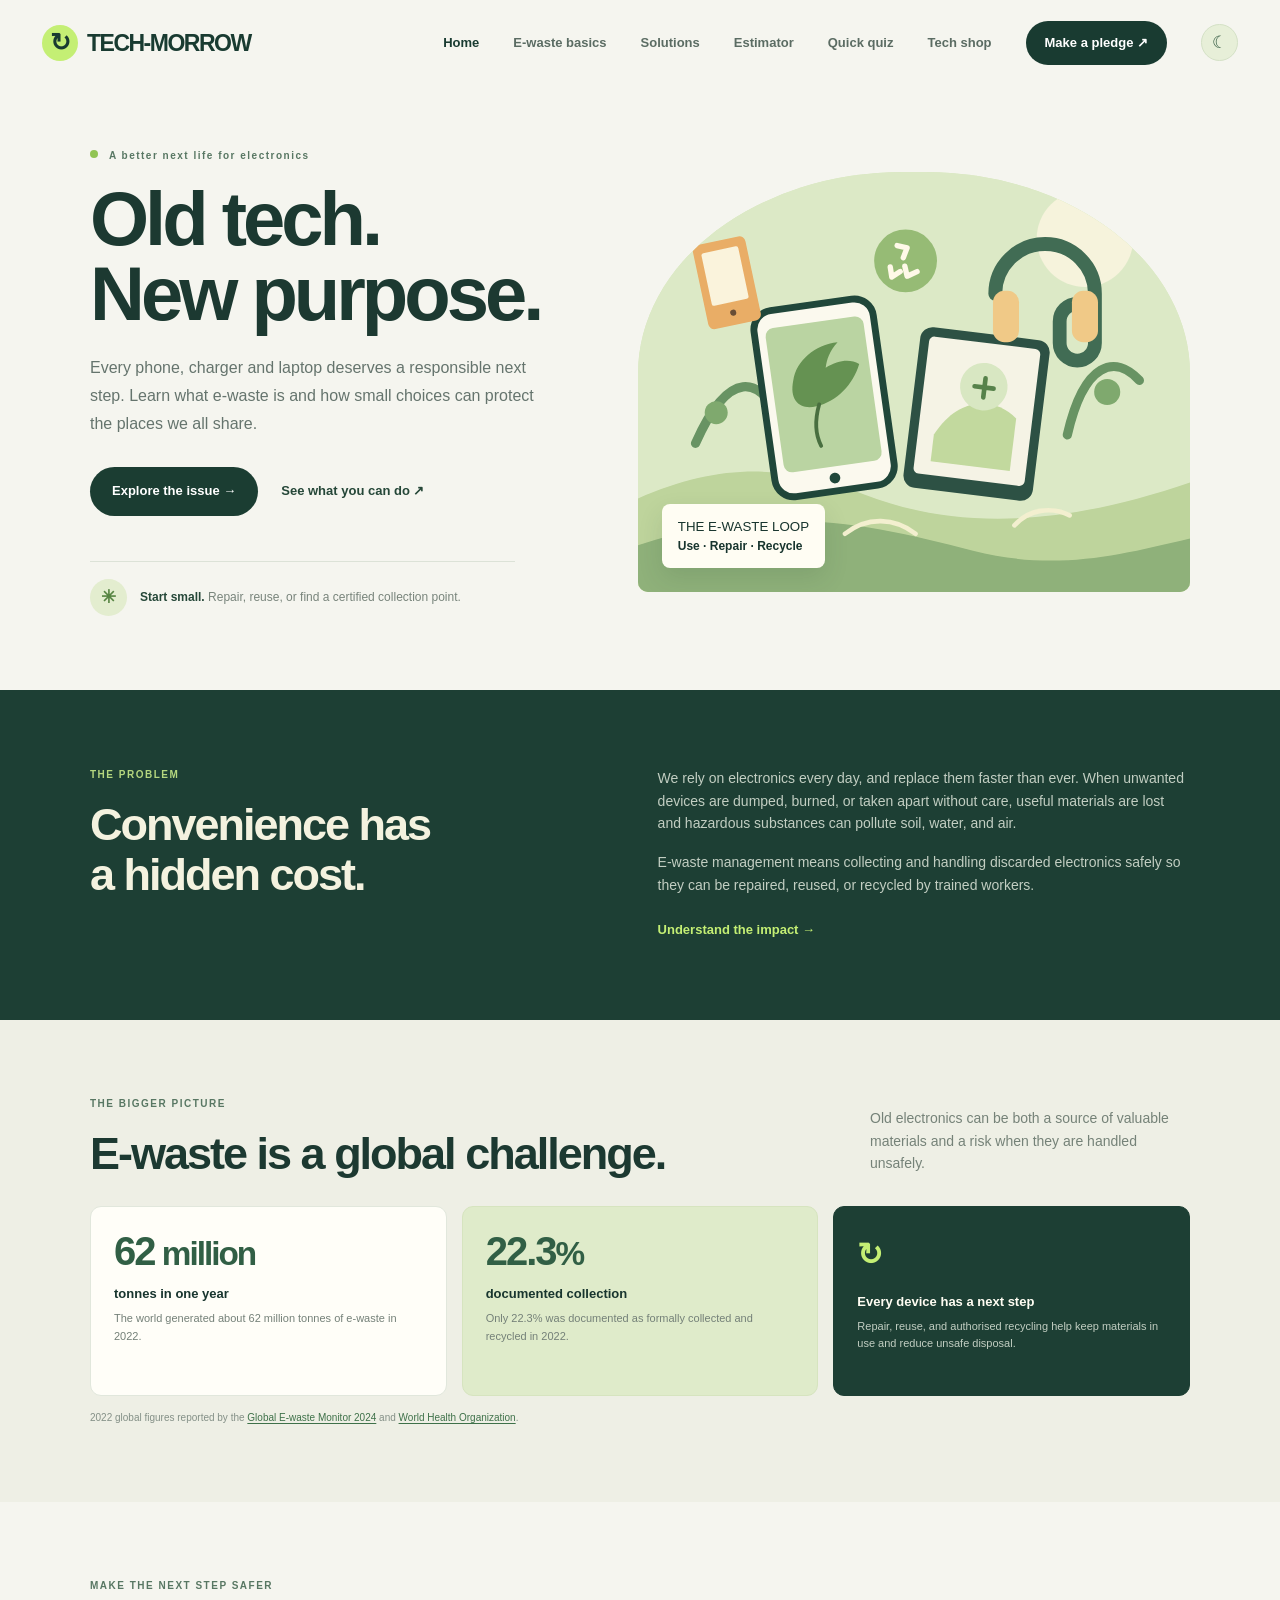
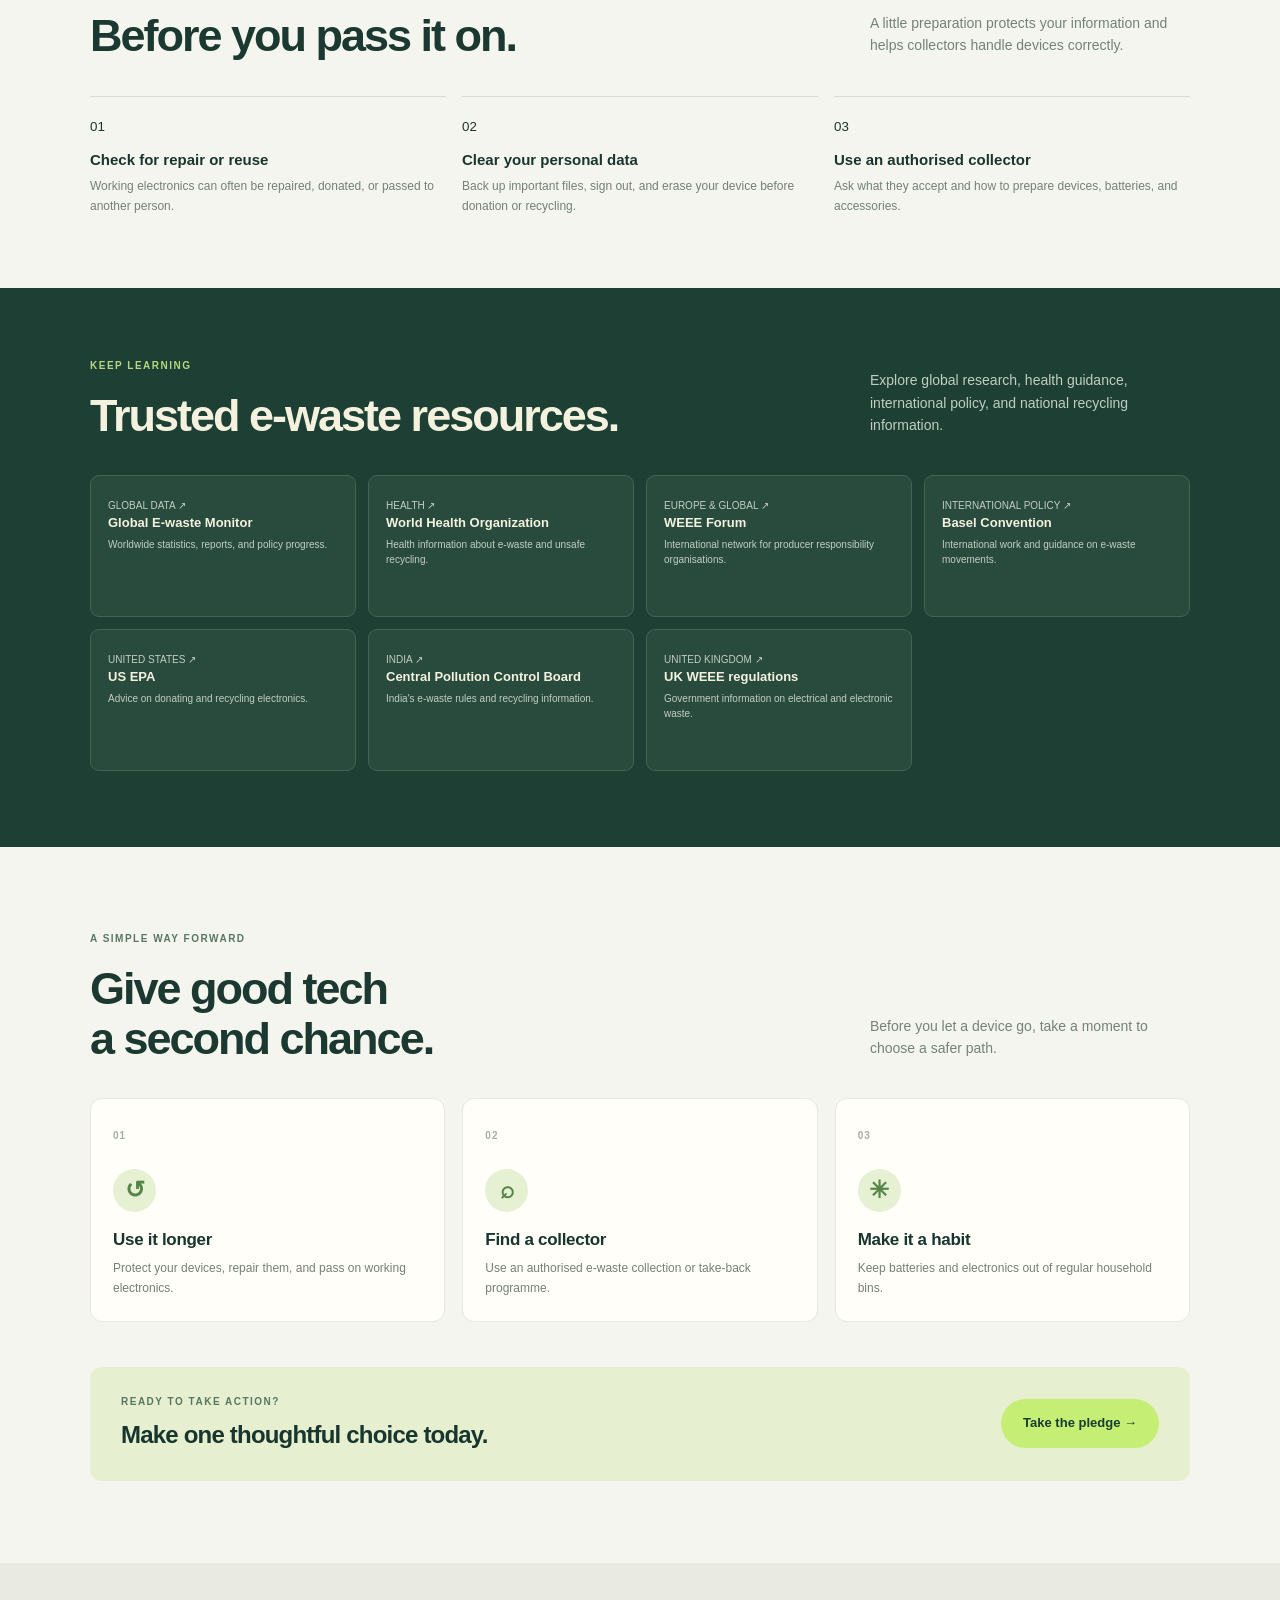
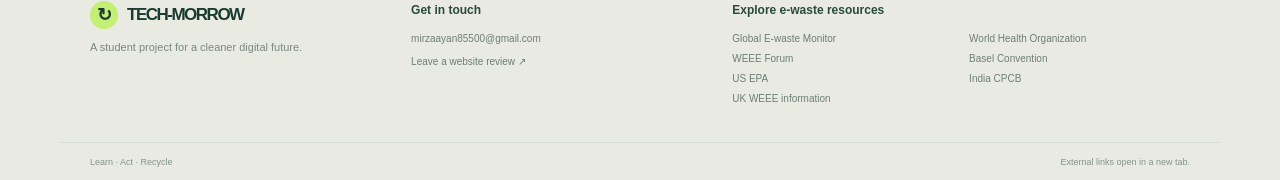
<file: index.html>
<!DOCTYPE html>
<html lang="en">
<head>
  <meta charset="UTF-8">
  <meta name="viewport" content="width=device-width, initial-scale=1.0">
  <meta name="description" content="A beginner-friendly guide to understanding and managing electronic waste.">
  <title>TECH-MORROW | E-waste, handled better</title>
  <link rel="stylesheet" href="style.css">
</head>
<body>
  <section id="google_translate_element" aria-label="Language selection"></section>

<script>
function googleTranslateElementInit() {
    new google.translate.TranslateElement({
        pageLanguage: 'en',
        includedLanguages: 'en,hi,te,pa,ta',
        autoDisplay: false
    }, 'google_translate_element');
}
</script>

<script src="https://translate.google.com/translate_a/element.js?cb=googleTranslateElementInit"></script>
  <header class="site-header">
    <a class="brand" href="index.html" aria-label="TECH-MORROW home"><b class="brand-mark" aria-hidden="true">↻</b> TECH-MORROW</a>
    <nav class="main-nav" aria-label="Main navigation">
      <a class="current" href="index.html" aria-current="page">Home</a>
      <a href="types.html">E-waste basics</a>
      <a href="solutions.html">Solutions</a>
      <a href="estimator.html">Estimator</a>
      <a href="quiz.html">Quick quiz</a>
      <a href="tech_shop.html">Tech shop</a>
      <a class="nav-cta" href="pledge.html">Make a pledge ↗</a>
    <section class="nav-tools" aria-label="Appearance settings">
        <button class="theme-toggle" id="theme-toggle" type="button" aria-label="Switch to dark mode" title="Switch to dark mode">◐</button>
      </section>
      </nav>
  </header>

  <main>
    <section class="hero wrap">
      <section class="hero-copy">
        <p class="eyebrow"><b class="dot" aria-hidden="true"></b> A better next life for electronics</p>
        <h1>Old tech.<br><strong>New purpose.</strong></h1>
        <p class="hero-intro">Every phone, charger and laptop deserves a responsible next step. Learn what e-waste is and how small choices can protect the places we all share.</p>
        <nav class="hero-actions" aria-label="Hero actions">
          <a class="button button-dark" href="types.html">Explore the issue →</a>
          <a class="text-link" href="solutions.html">See what you can do ↗</a>
        </nav>
        <aside class="hero-note"><b class="note-icon" aria-hidden="true">✳</b><p><strong>Start small.</strong> Repair, reuse, or find a certified collection point.</p></aside>
      </section>
      <figure class="hero-art">
        <img src="assets/hero-electronics.svg" alt="Illustration of a phone, headphones, tablet and a green recycling symbol">
        <figcaption class="art-label"><small>THE E-WASTE LOOP</small><strong>Use · Repair · Recycle</strong></figcaption>
      </figure>
    </section>

    <section class="problem-section">
      <section class="wrap problem-grid">
        <header>
          <p class="eyebrow eyebrow-light">THE PROBLEM</p>
          <h2>Convenience has<br>a hidden cost.</h2>
        </header>
        <section class="problem-copy" aria-label="How discarded electronics affect people and the environment">
          <p>We rely on electronics every day, and replace them faster than ever. When unwanted devices are dumped, burned, or taken apart without care, useful materials are lost and hazardous substances can pollute soil, water, and air.</p>
          <p>E-waste management means collecting and handling discarded electronics safely so they can be repaired, reused, or recycled by trained workers.</p>
          <a class="light-link" href="types.html">Understand the impact →</a>
        </section>
      </section>
    </section>


<section class="global-snapshot">
  <section class="wrap">
    <header class="section-heading snapshot-heading">
      <section><p class="eyebrow">THE BIGGER PICTURE</p><h2>E-waste is a global challenge.</h2></section>
      <p>Old electronics can be both a source of valuable materials and a risk when they are handled unsafely.</p>
    </header>
    <section class="stat-grid" aria-label="Global e-waste figures">
      <article class="stat-card"><strong class="stat-number">62<small> million</small></strong><h3>tonnes in one year</h3><p>The world generated about 62 million tonnes of e-waste in 2022.</p></article>
      <article class="stat-card stat-card-green"><strong class="stat-number">22.3<small>%</small></strong><h3>documented collection</h3><p>Only 22.3% was documented as formally collected and recycled in 2022.</p></article>
      <article class="stat-card stat-card-dark"><b class="stat-icon" aria-hidden="true">↻</b><h3>Every device has a next step</h3><p>Repair, reuse, and authorised recycling help keep materials in use and reduce unsafe disposal.</p></article>
    </section>
    <p class="stat-source">2022 global figures reported by the <a href="https://globalewaste.org/" target="_blank" rel="noopener noreferrer">Global E-waste Monitor 2024</a> and <a href="https://www.who.int/news-room/fact-sheets/detail/electronic-waste-%28e-waste%29" target="_blank" rel="noopener noreferrer">World Health Organization</a>.</p>
  </section>
</section>

<section class="home-guide wrap">
  <header class="section-heading">
    <section><p class="eyebrow">MAKE THE NEXT STEP SAFER</p><h2>Before you pass it on.</h2></section>
    <p>A little preparation protects your information and helps collectors handle devices correctly.</p>
  </header>
  <section class="guide-grid" aria-label="Steps before passing on a device">
    <article><small>01</small><h3>Check for repair or reuse</h3><p>Working electronics can often be repaired, donated, or passed to another person.</p></article>
    <article><small>02</small><h3>Clear your personal data</h3><p>Back up important files, sign out, and erase your device before donation or recycling.</p></article>
    <article><small>03</small><h3>Use an authorised collector</h3><p>Ask what they accept and how to prepare devices, batteries, and accessories.</p></article>
  </section>
</section>

<section class="resource-section">
  <section class="wrap">
    <header class="section-heading">
      <section><p class="eyebrow eyebrow-light">KEEP LEARNING</p><h2>Trusted e-waste resources.</h2></section>
      <p>Explore global research, health guidance, international policy, and national recycling information.</p>
    </header>
    <nav class="resource-grid" aria-label="Trusted e-waste resources">
      <a class="resource-card" href="https://globalewaste.org/" target="_blank" rel="noopener noreferrer"><small>GLOBAL DATA ↗</small><strong>Global E-waste Monitor</strong><small>Worldwide statistics, reports, and policy progress.</small></a>
      <a class="resource-card" href="https://www.who.int/news-room/fact-sheets/detail/electronic-waste-%28e-waste%29" target="_blank" rel="noopener noreferrer"><small>HEALTH ↗</small><strong>World Health Organization</strong><small>Health information about e-waste and unsafe recycling.</small></a>
      <a class="resource-card" href="https://weee-forum.org/" target="_blank" rel="noopener noreferrer"><small>EUROPE & GLOBAL ↗</small><strong>WEEE Forum</strong><small>International network for producer responsibility organisations.</small></a>
      <a class="resource-card" href="https://www.basel.int/Implementation/Overview/tabid/4063/Default.aspx" target="_blank" rel="noopener noreferrer"><small>INTERNATIONAL POLICY ↗</small><strong>Basel Convention</strong><small>International work and guidance on e-waste movements.</small></a>
      <a class="resource-card" href="https://www.epa.gov/recycle/electronics-donation-and-recycling" target="_blank" rel="noopener noreferrer"><small>UNITED STATES ↗</small><strong>US EPA</strong><small>Advice on donating and recycling electronics.</small></a>
      <a class="resource-card" href="https://cpcb.gov.in/e-waste/" target="_blank" rel="noopener noreferrer"><small>INDIA ↗</small><strong>Central Pollution Control Board</strong><small>India's e-waste rules and recycling information.</small></a>
      <a class="resource-card" href="https://www.gov.uk/guidance/regulations-waste-electrical-and-electronic-equipment" target="_blank" rel="noopener noreferrer"><small>UNITED KINGDOM ↗</small><strong>UK WEEE regulations</strong><small>Government information on electrical and electronic waste.</small></a>
    </nav>
  </section>
</section>

    <section class="path-section wrap">
      <header class="section-heading">
        <section><p class="eyebrow">A SIMPLE WAY FORWARD</p><h2>Give good tech<br>a second chance.</h2></section>
        <p>Before you let a device go, take a moment to choose a safer path.</p>
      </header>
      <section class="path-cards" aria-label="Ways to give technology a second life">
        <article class="path-card"><strong class="card-number">01</strong><b class="card-icon" aria-hidden="true">↺</b><h3>Use it longer</h3><p>Protect your devices, repair them, and pass on working electronics.</p></article>
        <article class="path-card"><strong class="card-number">02</strong><b class="card-icon" aria-hidden="true">⌕</b><h3>Find a collector</h3><p>Use an authorised e-waste collection or take-back programme.</p></article>
        <article class="path-card"><strong class="card-number">03</strong><b class="card-icon" aria-hidden="true">✳</b><h3>Make it a habit</h3><p>Keep batteries and electronics out of regular household bins.</p></article>
      </section>
      <aside class="closing-banner"><section><p class="eyebrow">READY TO TAKE ACTION?</p><h2>Make one thoughtful choice today.</h2></section><a class="button button-lime" href="pledge.html">Take the pledge →</a></aside>
    </section>
  </main>

  <footer class="site-footer">
    <section class="wrap footer-content" aria-label="Site information">
      <section class="footer-brand" aria-label="About TECH-MORROW"><a class="brand brand-footer" href="index.html"><b class="brand-mark" aria-hidden="true">↻</b> TECH-MORROW</a><p>A student project for a cleaner digital future.</p></section>
      <section class="footer-contact"><h2>Get in touch</h2><a href="mailto:mirzaayan85500@gmail.com">mirzaayan85500@gmail.com</a><a href="review.html">Leave a website review ↗</a></section>
      <section class="footer-resources" aria-label="Explore e-waste resources"><h2>Explore e-waste resources</h2><nav class="footer-link-grid" aria-label="External e-waste resources"><a href="https://globalewaste.org/" target="_blank" rel="noopener noreferrer">Global E-waste Monitor</a><a href="https://www.who.int/news-room/fact-sheets/detail/electronic-waste-%28e-waste%29" target="_blank" rel="noopener noreferrer">World Health Organization</a><a href="https://weee-forum.org/" target="_blank" rel="noopener noreferrer">WEEE Forum</a><a href="https://www.basel.int/Implementation/Overview/tabid/4063/Default.aspx" target="_blank" rel="noopener noreferrer">Basel Convention</a><a href="https://www.epa.gov/recycle/electronics-donation-and-recycling" target="_blank" rel="noopener noreferrer">US EPA</a><a href="https://cpcb.gov.in/e-waste/" target="_blank" rel="noopener noreferrer">India CPCB</a><a href="https://www.gov.uk/guidance/regulations-waste-electrical-and-electronic-equipment" target="_blank" rel="noopener noreferrer">UK WEEE information</a></nav></section>
    </section>
    <section class="wrap footer-bottom" aria-label="Footer notes"><p>Learn · Act · Recycle</p><p>External links open in a new tab.</p></section>
  </footer>
  <script src="site.js"></script>
</body>
</html>
</file>
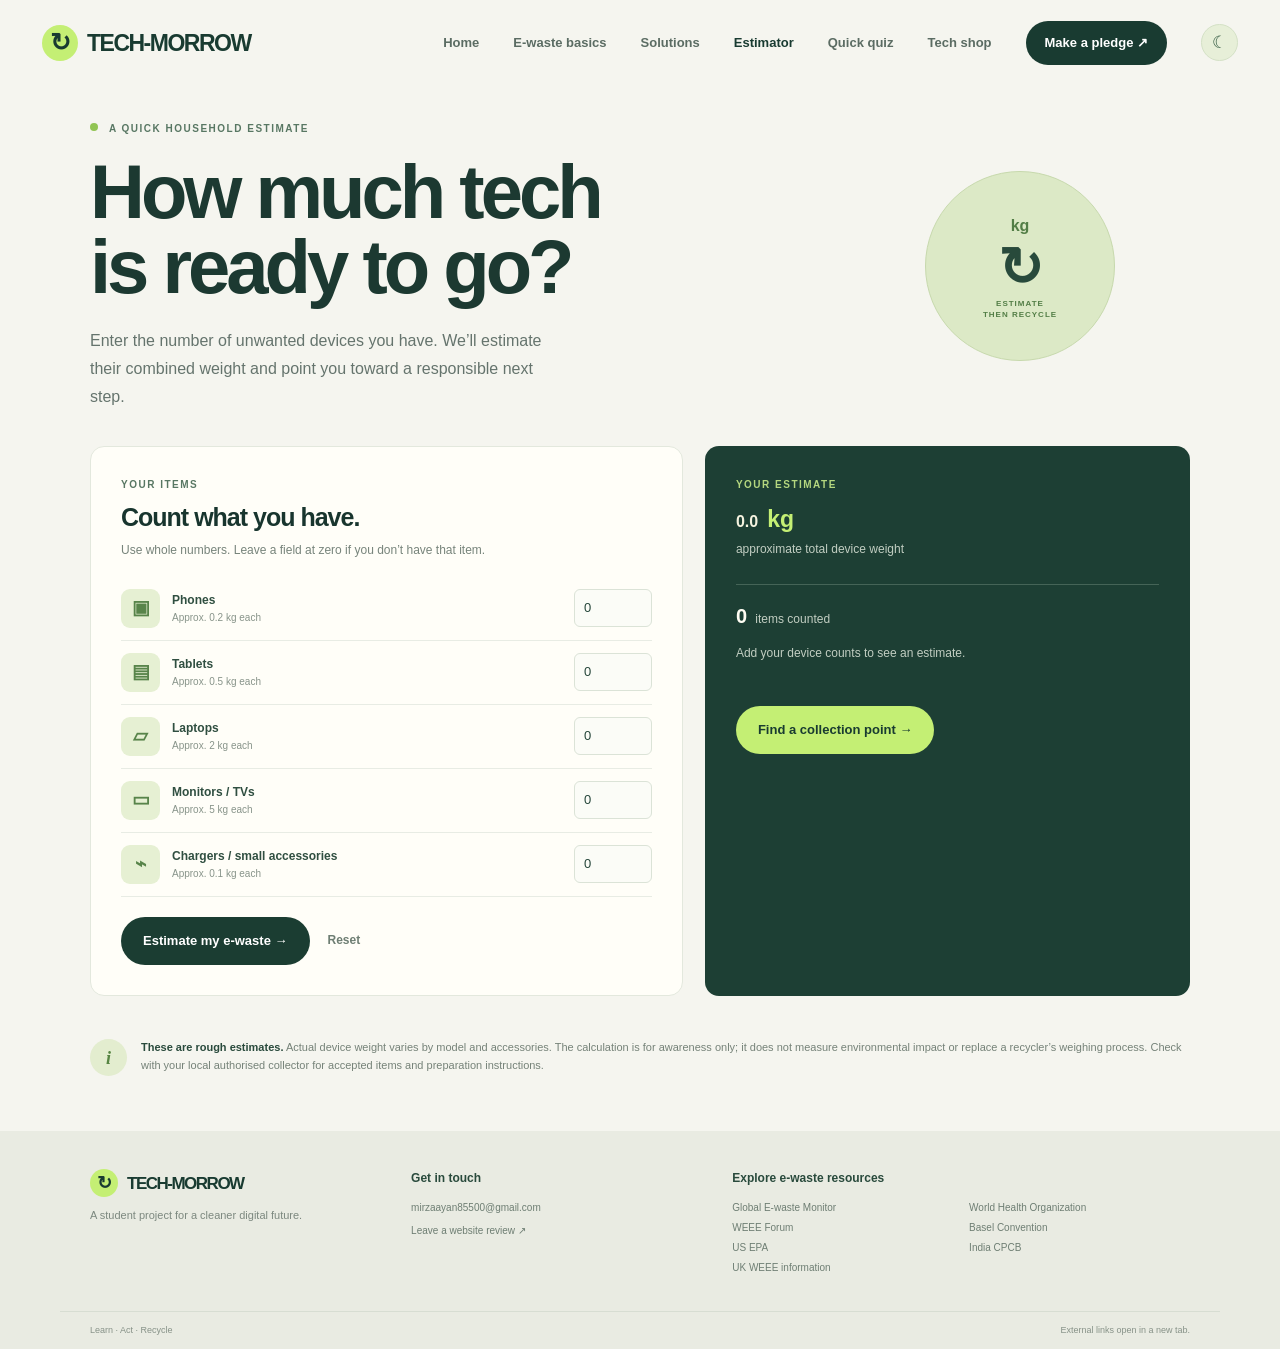
<file: estimator.html>
<!DOCTYPE html>
<html lang="en">
<head>
  <meta charset="UTF-8">
  <meta name="viewport" content="width=device-width, initial-scale=1.0">
  <meta name="description" content="Estimate the approximate weight of your household's unwanted electronics.">
  <title>E-waste estimator | TECH-MORROW</title>
  <link rel="stylesheet" href="style.css">
</head>
<body>
  <header class="site-header">
    <a class="brand" href="index.html"><b class="brand-mark" aria-hidden="true">↻</b> TECH-MORROW</a>
    <nav class="main-nav" aria-label="Main navigation">
      <a href="index.html">Home</a>
      <a href="types.html">E-waste basics</a>
      <a href="solutions.html">Solutions</a>
      <a class="current" href="estimator.html" aria-current="page">Estimator</a>
      <a href="quiz.html">Quick quiz</a>
      <a href="tech_shop.html">Tech shop</a>
      <a class="nav-cta" href="pledge.html">Make a pledge ↗</a>
    <section class="nav-tools" aria-label="Appearance settings">
        <button class="theme-toggle" id="theme-toggle" type="button" aria-label="Switch to dark mode" title="Switch to dark mode">◐</button>
      </section>
      </nav>
  </header>
  <main>
    <section class="estimator-hero wrap">
      <div>
        <p class="eyebrow"><b class="dot" aria-hidden="true"></b> A QUICK HOUSEHOLD ESTIMATE</p>
        <h1>How much tech<br>is <strong>ready to go?</strong></h1>
        <p class="hero-intro">Enter the number of unwanted devices you have. We’ll estimate their combined weight and point you toward a responsible next step.</p>
      </div>
      <figure class="estimator-hero-mark" aria-hidden="true"><b class="estimator-mark-unit">kg</b><strong>↻</strong><small>ESTIMATE<br>THEN RECYCLE</small></figure>
    </section>
    <section class="estimator-layout wrap">
      <section class="estimator-form-panel">
        <p class="eyebrow">YOUR ITEMS</p>
        <h2>Count what you have.</h2>
        <p class="estimator-intro">Use whole numbers. Leave a field at zero if you don’t have that item.</p>
        <form id="estimator-form">
          <div class="device-row"><label for="phones"><b class="device-icon" aria-hidden="true">▣</b><small><strong>Phones</strong><br>Approx. 0.2 kg each</small></label><input id="phones" name="phones" type="number" min="0" max="999" step="1" value="0" inputmode="numeric"></div>
          <div class="device-row"><label for="tablets"><b class="device-icon" aria-hidden="true">▤</b><small><strong>Tablets</strong><br>Approx. 0.5 kg each</small></label><input id="tablets" name="tablets" type="number" min="0" max="999" step="1" value="0" inputmode="numeric"></div>
          <div class="device-row"><label for="laptops"><b class="device-icon" aria-hidden="true">▱</b><small><strong>Laptops</strong><br>Approx. 2 kg each</small></label><input id="laptops" name="laptops" type="number" min="0" max="999" step="1" value="0" inputmode="numeric"></div>
          <div class="device-row"><label for="monitors"><b class="device-icon" aria-hidden="true">▭</b><small><strong>Monitors / TVs</strong><br>Approx. 5 kg each</small></label><input id="monitors" name="monitors" type="number" min="0" max="999" step="1" value="0" inputmode="numeric"></div>
          <div class="device-row"><label for="accessories"><b class="device-icon" aria-hidden="true">⌁</b><small><strong>Chargers / small accessories</strong><br>Approx. 0.1 kg each</small></label><input id="accessories" name="accessories" type="number" min="0" max="999" step="1" value="0" inputmode="numeric"></div>
          <p class="estimator-actions"><button class="button button-dark" type="submit">Estimate my e-waste →</button><button class="reset-button" id="reset-estimate" type="reset">Reset</button></p>
        </form>
      </section>
      <aside class="estimate-result" aria-live="polite" aria-atomic="true">
        <p class="eyebrow eyebrow-light">YOUR ESTIMATE</p>
        <output class="estimate-number"><strong id="estimate-weight">0.0</strong><small class="estimate-unit">kg</small></output>
        <p class="result-caption">approximate total device weight</p>
        <div class="result-divider"></div>
        <p class="result-count"><strong id="estimate-count">0</strong> items counted</p>
        <p class="result-message" id="result-message">Add your device counts to see an estimate.</p>
        <a class="button button-lime" href="pledge.html">Find a collection point →</a>
      </aside>
    </section>
    <section class="estimator-note wrap">
      <b class="note-icon" aria-hidden="true">i</b>
      <p><strong>These are rough estimates.</strong> Actual device weight varies by model and accessories. The calculation is for awareness only; it does not measure environmental impact or replace a recycler’s weighing process. Check with your local authorised collector for accepted items and preparation instructions.</p>
    </section>
  </main>
  <footer class="site-footer">
    <section class="wrap footer-content" aria-label="Site information">
      <section class="footer-brand" aria-label="About TECH-MORROW"><a class="brand brand-footer" href="index.html"><b class="brand-mark" aria-hidden="true">↻</b> TECH-MORROW</a><p>A student project for a cleaner digital future.</p></section>
      <section class="footer-contact"><h2>Get in touch</h2><a href="mailto:mirzaayan85500@gmail.com">mirzaayan85500@gmail.com</a><a href="review.html">Leave a website review ↗</a></section>
      <section class="footer-resources" aria-label="Explore e-waste resources"><h2>Explore e-waste resources</h2><nav class="footer-link-grid" aria-label="External e-waste resources"><a href="https://globalewaste.org/" target="_blank" rel="noopener noreferrer">Global E-waste Monitor</a><a href="https://www.who.int/news-room/fact-sheets/detail/electronic-waste-%28e-waste%29" target="_blank" rel="noopener noreferrer">World Health Organization</a><a href="https://weee-forum.org/" target="_blank" rel="noopener noreferrer">WEEE Forum</a><a href="https://www.basel.int/Implementation/Overview/tabid/4063/Default.aspx" target="_blank" rel="noopener noreferrer">Basel Convention</a><a href="https://www.epa.gov/recycle/electronics-donation-and-recycling" target="_blank" rel="noopener noreferrer">US EPA</a><a href="https://cpcb.gov.in/e-waste/" target="_blank" rel="noopener noreferrer">India CPCB</a><a href="https://www.gov.uk/guidance/regulations-waste-electrical-and-electronic-equipment" target="_blank" rel="noopener noreferrer">UK WEEE information</a></nav></section>
    </section>
    <section class="wrap footer-bottom" aria-label="Footer notes"><p>Learn · Act · Recycle</p><p>External links open in a new tab.</p></section>
  </footer>
  <script src="estimator.js"></script>
  <script src="site.js"></script>
</body>
</html>
</file>
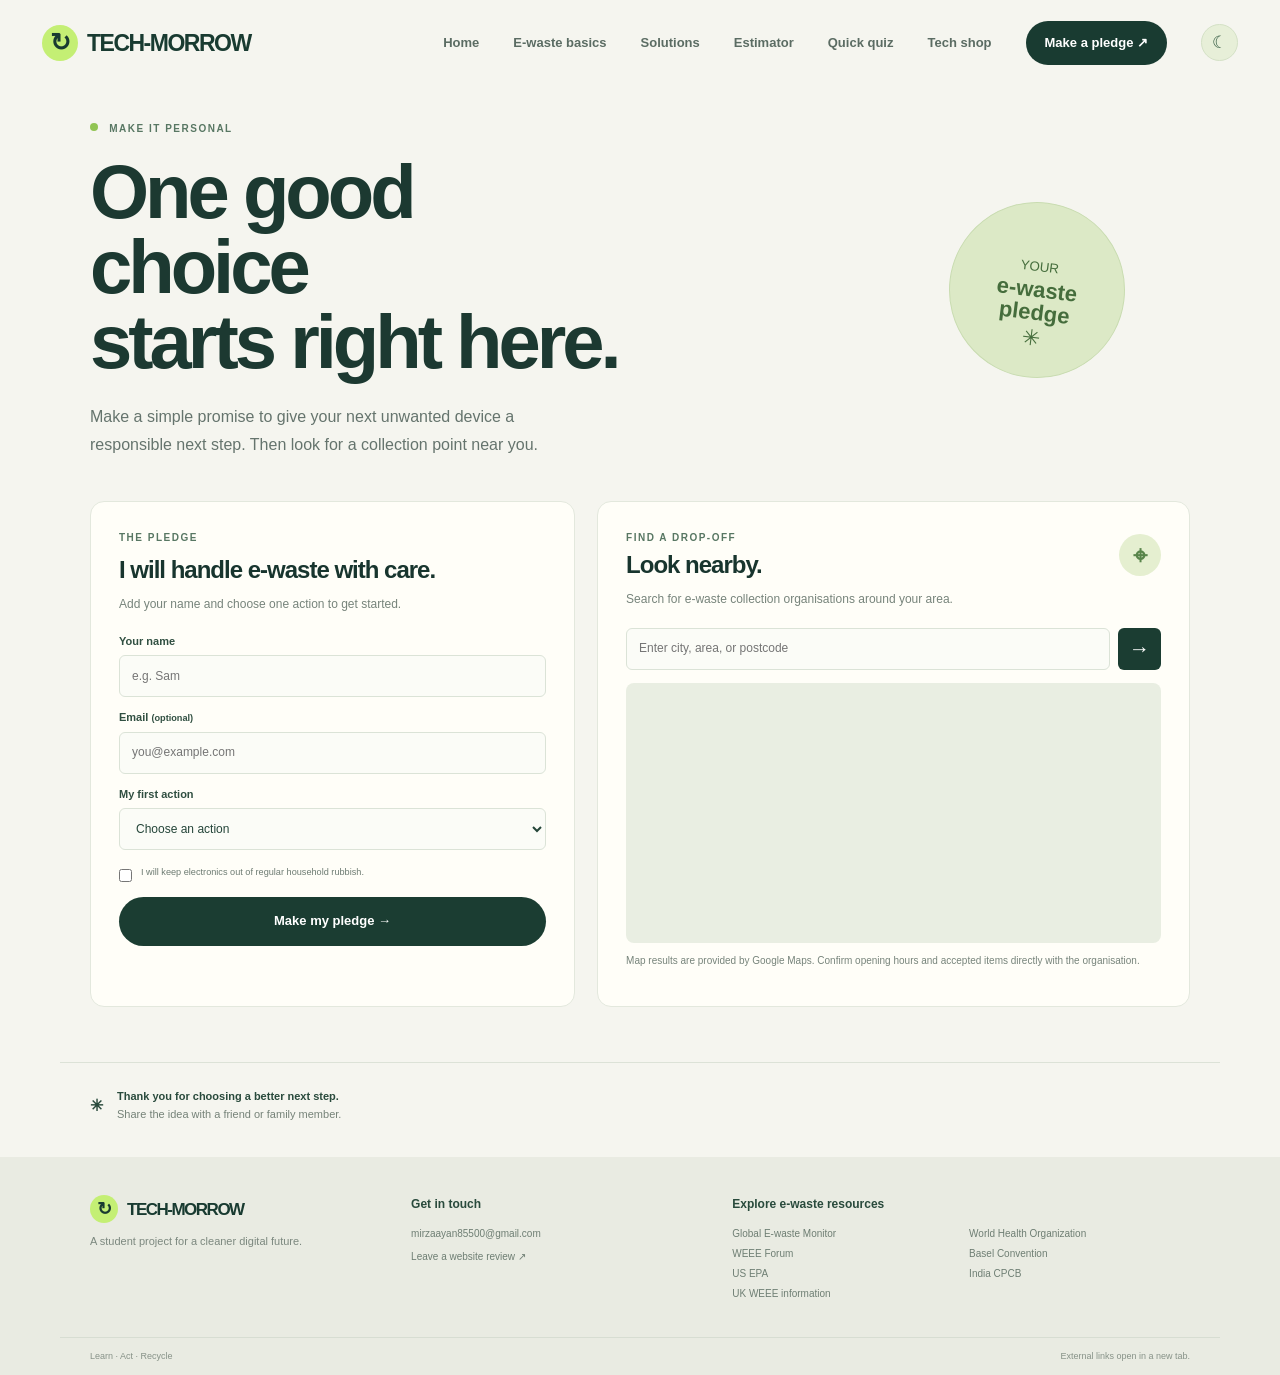
<file: pledge.html>
<!DOCTYPE html>
<html lang="en">
<head>
  <meta charset="UTF-8">
  <meta name="viewport" content="width=device-width, initial-scale=1.0">
  <meta name="description" content="Make an e-waste pledge and search for a collection centre near you.">
  <title>Make a pledge | TECH-MORROW</title>
  <link rel="stylesheet" href="style.css">
</head>
<body>
  <header class="site-header"><a class="brand" href="index.html"><b class="brand-mark" aria-hidden="true">↻</b> TECH-MORROW</a><nav class="main-nav" aria-label="Main navigation"><a href="index.html">Home</a><a href="types.html">E-waste basics</a><a href="solutions.html">Solutions</a><a href="estimator.html">Estimator</a><a href="quiz.html">Quick quiz</a>
      <a href="tech_shop.html">Tech shop</a>
      <a class="nav-cta current-cta" href="pledge.html" aria-current="page">Make a pledge ↗</a><section class="nav-tools" aria-label="Appearance settings">
        <button class="theme-toggle" id="theme-toggle" type="button" aria-label="Switch to dark mode" title="Switch to dark mode">◐</button>
      </section>
      </nav></header>
  <main>
    <section class="pledge-heading wrap"><div><p class="eyebrow"><b class="dot" aria-hidden="true"></b> MAKE IT PERSONAL</p><h1>One good choice<br>starts <strong>right here.</strong></h1><p class="hero-intro">Make a simple promise to give your next unwanted device a responsible next step. Then look for a collection point near you.</p></div><figure class="pledge-stamp"><small>YOUR</small><strong>e-waste<br>pledge</strong><i>✳</i></figure></section>
    <section class="pledge-area wrap">
      <section class="form-panel"><p class="eyebrow">THE PLEDGE</p><h2>I will handle e-waste with care.</h2><p class="form-intro">Add your name and choose one action to get started.</p>
        <form id="pledge-form">
          <label for="name">Your name</label><input id="name" name="name" type="text" placeholder="e.g. Sam" required>
          <label for="email">Email <small>(optional)</small></label><input id="email" name="email" type="email" placeholder="you@example.com">
          <label for="action">My first action</label><select id="action" name="action" required><option value="" selected disabled>Choose an action</option><option>Repair a device before replacing it</option><option>Donate or pass on working electronics</option><option>Find an authorised e-waste collector</option><option>Keep batteries out of household rubbish</option></select>
          <label class="check-label"><input id="agree" name="agree" type="checkbox" required><small>I will keep electronics out of regular household rubbish.</small></label>
          <button class="button button-dark form-button" type="submit">Make my pledge →</button>
          <p class="form-message" id="form-message" role="status" aria-live="polite"></p>
        </form>
      </section>
      <section class="map-panel"><header class="map-heading"><section><p class="eyebrow">FIND A DROP-OFF</p><h2>Look nearby.</h2></section><b class="map-pin" aria-hidden="true">⌖</b></header><p>Search for e-waste collection organisations around your area.</p>
        <form id="map-search" class="map-search"><label class="visually-hidden" for="location">City, area, or postcode</label><input type="search" id="location" name="location" placeholder="Enter city, area, or postcode" required><button type="submit" aria-label="Search map">→</button></form>
        <figure class="map-frame"><iframe id="collection-map" title="Map search for nearby e-waste collection organisations" src="https://www.google.com/maps?q=e-waste+collection+centre+near+me&output=embed" loading="lazy" referrerpolicy="no-referrer-when-downgrade" allowfullscreen></iframe></figure>
        <p class="map-note">Map results are provided by Google Maps. Confirm opening hours and accepted items directly with the organisation.</p>
      </section>
    </section>
    <section class="thankyou wrap"><strong>✳</strong><p><strong>Thank you for choosing a better next step.</strong><br>Share the idea with a friend or family member.</p></section>
  </main>
  <footer class="site-footer">
    <section class="wrap footer-content" aria-label="Site information">
      <section class="footer-brand" aria-label="About TECH-MORROW"><a class="brand brand-footer" href="index.html"><b class="brand-mark" aria-hidden="true">↻</b> TECH-MORROW</a><p>A student project for a cleaner digital future.</p></section>
      <section class="footer-contact"><h2>Get in touch</h2><a href="mailto:mirzaayan85500@gmail.com">mirzaayan85500@gmail.com</a><a href="review.html">Leave a website review ↗</a></section>
      <section class="footer-resources" aria-label="Explore e-waste resources"><h2>Explore e-waste resources</h2><nav class="footer-link-grid" aria-label="External e-waste resources"><a href="https://globalewaste.org/" target="_blank" rel="noopener noreferrer">Global E-waste Monitor</a><a href="https://www.who.int/news-room/fact-sheets/detail/electronic-waste-%28e-waste%29" target="_blank" rel="noopener noreferrer">World Health Organization</a><a href="https://weee-forum.org/" target="_blank" rel="noopener noreferrer">WEEE Forum</a><a href="https://www.basel.int/Implementation/Overview/tabid/4063/Default.aspx" target="_blank" rel="noopener noreferrer">Basel Convention</a><a href="https://www.epa.gov/recycle/electronics-donation-and-recycling" target="_blank" rel="noopener noreferrer">US EPA</a><a href="https://cpcb.gov.in/e-waste/" target="_blank" rel="noopener noreferrer">India CPCB</a><a href="https://www.gov.uk/guidance/regulations-waste-electrical-and-electronic-equipment" target="_blank" rel="noopener noreferrer">UK WEEE information</a></nav></section>
    </section>
    <section class="wrap footer-bottom" aria-label="Footer notes"><p>Learn · Act · Recycle</p><p>External links open in a new tab.</p></section>
  </footer>
  <script src="script.js"></script>
  <script src="site.js"></script>
</body>
</html>
</file>
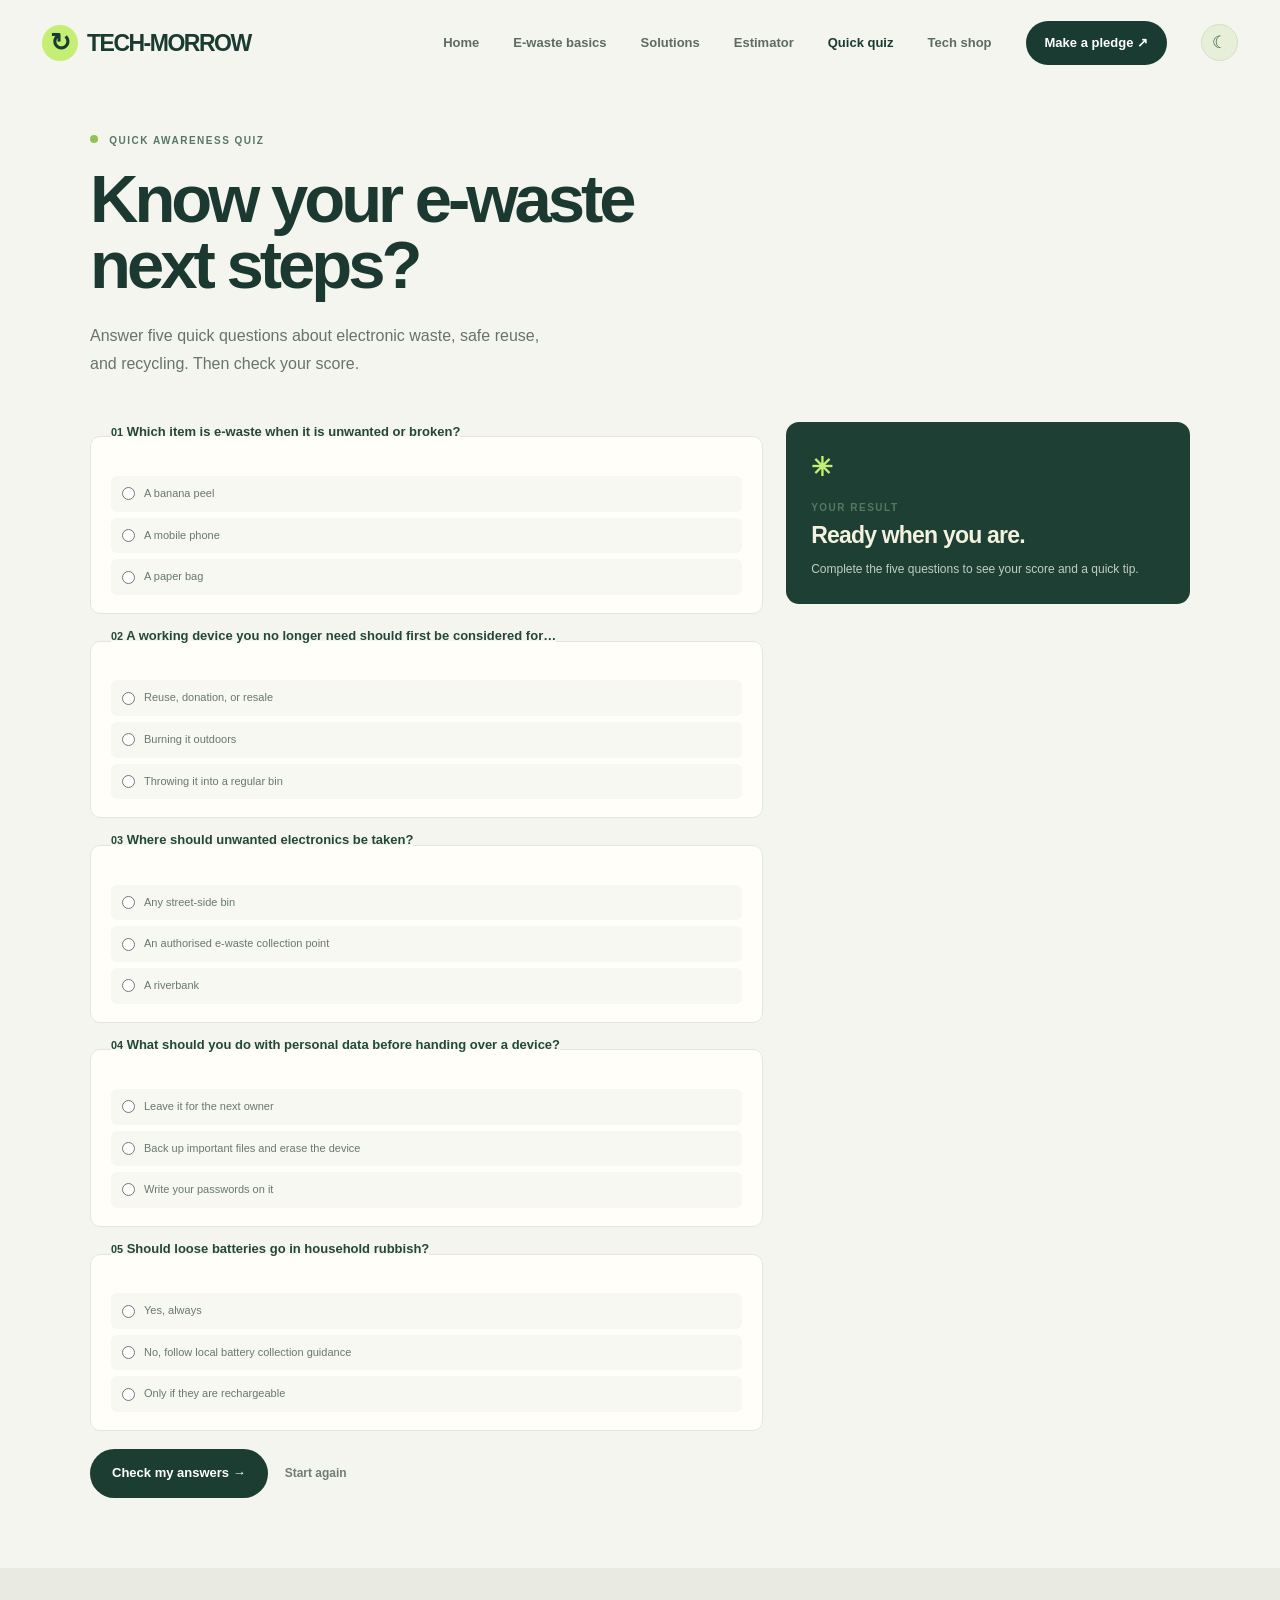
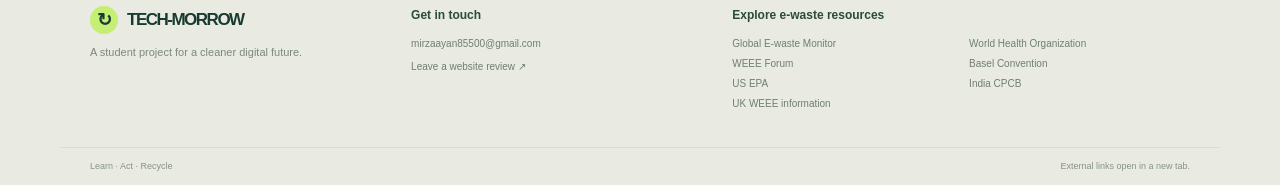
<file: quiz.html>
<!DOCTYPE html>
<html lang="en">
<head>
  <meta charset="UTF-8">
  <meta name="viewport" content="width=device-width, initial-scale=1.0">
  <meta name="description" content="Take a quick quiz to check your e-waste awareness.">
  <title>E-waste awareness quiz | TECH-MORROW</title>
  <link rel="stylesheet" href="style.css">
</head>
<body>
  <header class="site-header">
    <a class="brand" href="index.html"><b class="brand-mark" aria-hidden="true">↻</b> TECH-MORROW</a>
    <nav class="main-nav" aria-label="Main navigation">
      <a href="index.html">Home</a>
      <a href="types.html">E-waste basics</a>
      <a href="solutions.html">Solutions</a>
      <a href="estimator.html">Estimator</a>
      <a class="current" href="quiz.html" aria-current="page">Quick quiz</a>
      <a href="tech_shop.html">Tech shop</a>
      <a class="nav-cta" href="pledge.html">Make a pledge ↗</a>
      <section class="nav-tools" aria-label="Appearance settings">
        <button class="theme-toggle" id="theme-toggle" type="button" aria-label="Switch to dark mode" title="Switch to dark mode">◐</button>
      </section>
    </nav>
  </header>
  <main>
    <section class="quiz-hero wrap">
      <p class="eyebrow"><b class="dot" aria-hidden="true"></b> QUICK AWARENESS QUIZ</p>
      <h1>Know your e-waste<br><strong>next steps?</strong></h1>
      <p class="hero-intro">Answer five quick questions about electronic waste, safe reuse, and recycling. Then check your score.</p>
    </section>
    <section class="quiz-area wrap">
      <form id="quiz-form" class="quiz-form">
        <fieldset class="quiz-question">
          <legend><small>01</small> Which item is e-waste when it is unwanted or broken?</legend>
          <label><input type="radio" name="q1" value="a" required> A banana peel</label>
          <label><input type="radio" name="q1" value="b"> A mobile phone</label>
          <label><input type="radio" name="q1" value="c"> A paper bag</label>
        </fieldset>
        <fieldset class="quiz-question">
          <legend><small>02</small> A working device you no longer need should first be considered for…</legend>
          <label><input type="radio" name="q2" value="a" required> Reuse, donation, or resale</label>
          <label><input type="radio" name="q2" value="b"> Burning it outdoors</label>
          <label><input type="radio" name="q2" value="c"> Throwing it into a regular bin</label>
        </fieldset>
        <fieldset class="quiz-question">
          <legend><small>03</small> Where should unwanted electronics be taken?</legend>
          <label><input type="radio" name="q3" value="a" required> Any street-side bin</label>
          <label><input type="radio" name="q3" value="b"> An authorised e-waste collection point</label>
          <label><input type="radio" name="q3" value="c"> A riverbank</label>
        </fieldset>
        <fieldset class="quiz-question">
          <legend><small>04</small> What should you do with personal data before handing over a device?</legend>
          <label><input type="radio" name="q4" value="a" required> Leave it for the next owner</label>
          <label><input type="radio" name="q4" value="b"> Back up important files and erase the device</label>
          <label><input type="radio" name="q4" value="c"> Write your passwords on it</label>
        </fieldset>
        <fieldset class="quiz-question">
          <legend><small>05</small> Should loose batteries go in household rubbish?</legend>
          <label><input type="radio" name="q5" value="a" required> Yes, always</label>
          <label><input type="radio" name="q5" value="b"> No, follow local battery collection guidance</label>
          <label><input type="radio" name="q5" value="c"> Only if they are rechargeable</label>
        </fieldset>
        <p class="quiz-actions"><button class="button button-dark" type="submit">Check my answers →</button><button class="reset-button" type="reset">Start again</button></p>
      </form>
      <aside id="quiz-result" class="quiz-result" aria-live="polite" aria-atomic="true">
        <b class="quiz-result-icon" aria-hidden="true">✳</b><p class="eyebrow">YOUR RESULT</p><h2>Ready when you are.</h2><p>Complete the five questions to see your score and a quick tip.</p>
      </aside>
    </section>
  </main>
  <footer class="site-footer">
    <section class="wrap footer-content" aria-label="Site information">
      <section class="footer-brand" aria-label="About TECH-MORROW"><a class="brand brand-footer" href="index.html"><b class="brand-mark" aria-hidden="true">↻</b> TECH-MORROW</a><p>A student project for a cleaner digital future.</p></section>
      <section class="footer-contact"><h2>Get in touch</h2><a href="mailto:mirzaayan85500@gmail.com">mirzaayan85500@gmail.com</a><a href="review.html">Leave a website review ↗</a></section>
      <section class="footer-resources" aria-label="Explore e-waste resources"><h2>Explore e-waste resources</h2><nav class="footer-link-grid" aria-label="External e-waste resources"><a href="https://globalewaste.org/" target="_blank" rel="noopener noreferrer">Global E-waste Monitor</a><a href="https://www.who.int/news-room/fact-sheets/detail/electronic-waste-%28e-waste%29" target="_blank" rel="noopener noreferrer">World Health Organization</a><a href="https://weee-forum.org/" target="_blank" rel="noopener noreferrer">WEEE Forum</a><a href="https://www.basel.int/Implementation/Overview/tabid/4063/Default.aspx" target="_blank" rel="noopener noreferrer">Basel Convention</a><a href="https://www.epa.gov/recycle/electronics-donation-and-recycling" target="_blank" rel="noopener noreferrer">US EPA</a><a href="https://cpcb.gov.in/e-waste/" target="_blank" rel="noopener noreferrer">India CPCB</a><a href="https://www.gov.uk/guidance/regulations-waste-electrical-and-electronic-equipment" target="_blank" rel="noopener noreferrer">UK WEEE information</a></nav></section>
    </section>
    <section class="wrap footer-bottom" aria-label="Footer notes"><p>Learn · Act · Recycle</p><p>External links open in a new tab.</p></section>
  </footer>
  <script src="quiz.js"></script>
  <script src="site.js"></script>
</body>
</html>
</file>
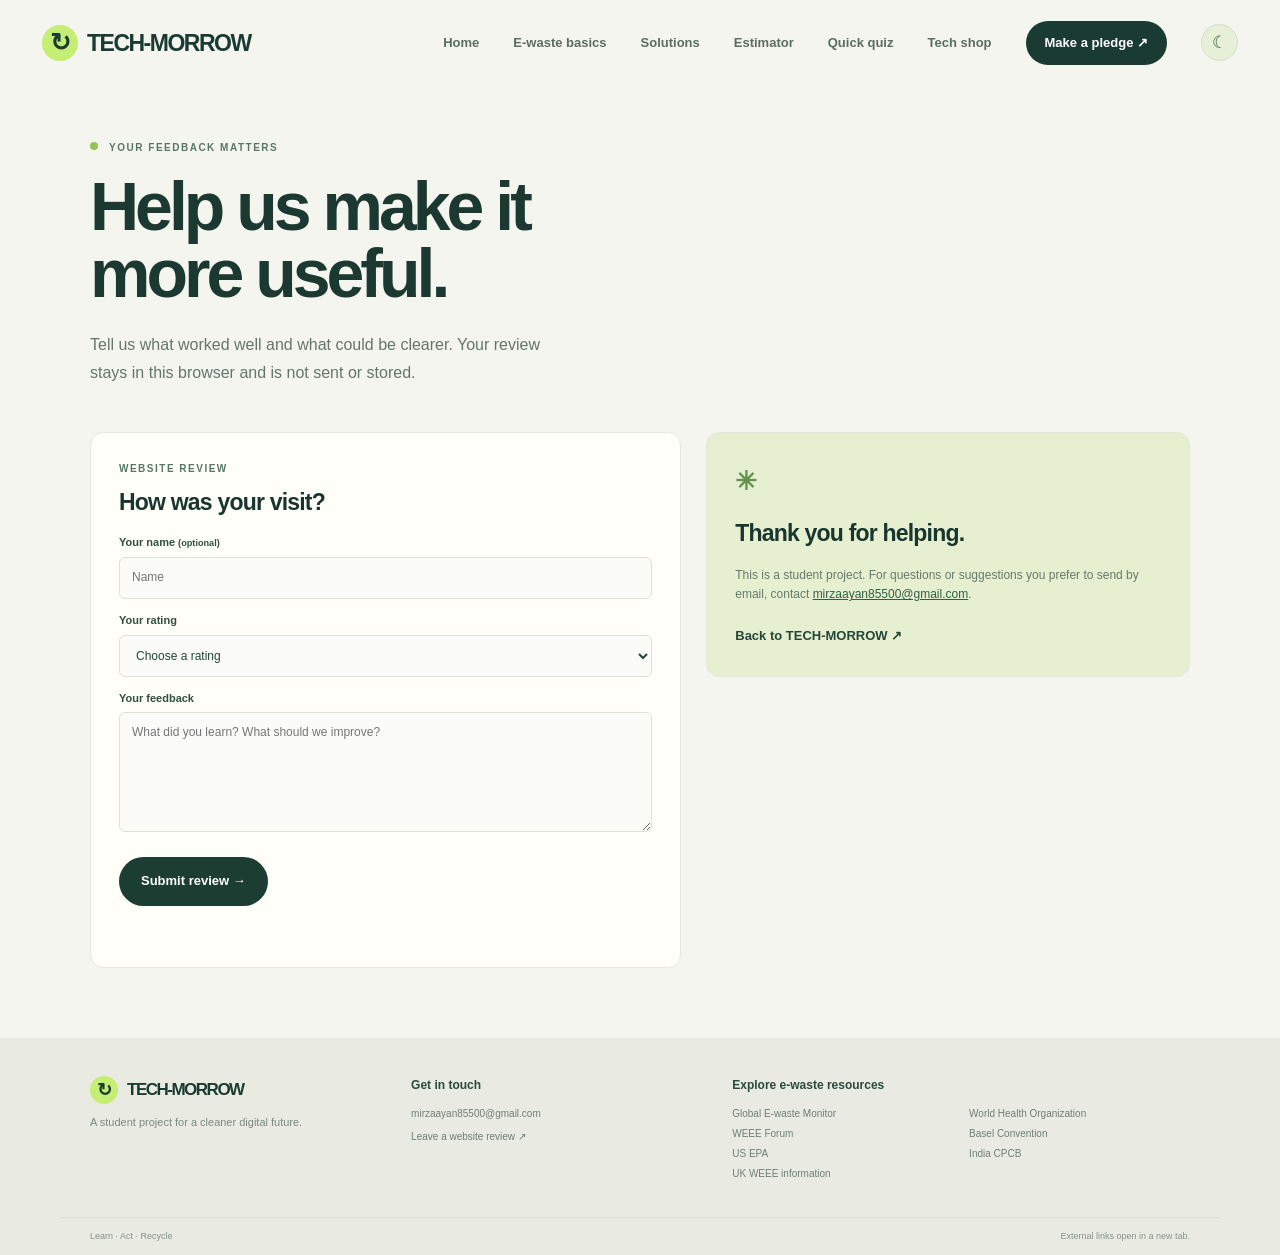
<file: review.html>
<!DOCTYPE html>
<html lang="en">
<head>
  <meta charset="UTF-8">
  <meta name="viewport" content="width=device-width, initial-scale=1.0">
  <meta name="description" content="Share feedback about the TECH-MORROW e-waste management website.">
  <title>Website review | TECH-MORROW</title>
  <link rel="stylesheet" href="style.css">
</head>
<body>
  <header class="site-header">
    <a class="brand" href="index.html"><b class="brand-mark" aria-hidden="true">↻</b> TECH-MORROW</a>
    <nav class="main-nav" aria-label="Main navigation">
      <a href="index.html">Home</a>
      <a href="types.html">E-waste basics</a>
      <a href="solutions.html">Solutions</a>
      <a href="estimator.html">Estimator</a>
      <a href="quiz.html">Quick quiz</a>
      <a href="tech_shop.html">Tech shop</a>
      <a class="nav-cta" href="pledge.html">Make a pledge ↗</a>
    <section class="nav-tools" aria-label="Appearance settings">
        <button class="theme-toggle" id="theme-toggle" type="button" aria-label="Switch to dark mode" title="Switch to dark mode">◐</button>
      </section>
      </nav>
  </header>
  <main>
    <section class="review-hero wrap">
      <p class="eyebrow"><b class="dot" aria-hidden="true"></b> YOUR FEEDBACK MATTERS</p>
      <h1>Help us make it<br><strong>more useful.</strong></h1>
      <p class="hero-intro">Tell us what worked well and what could be clearer. Your review stays in this browser and is not sent or stored.</p>
    </section>
    <section class="review-area wrap">
      <form id="review-form" class="review-form">
        <p class="eyebrow">WEBSITE REVIEW</p>
        <h2>How was your visit?</h2>
        <label for="review-name">Your name <small>(optional)</small></label>
        <input id="review-name" name="name" type="text" placeholder="Name">
        <label for="rating">Your rating</label>
        <select id="rating" name="rating" required>
          <option value="" selected disabled>Choose a rating</option>
          <option value="5">5 - Excellent</option>
          <option value="4">4 - Good</option>
          <option value="3">3 - Okay</option>
          <option value="2">2 - Needs improvement</option>
          <option value="1">1 - Poor</option>
        </select>
        <label for="feedback">Your feedback</label>
        <textarea id="feedback" name="feedback" rows="5" placeholder="What did you learn? What should we improve?" required></textarea>
        <button class="button button-dark" type="submit">Submit review →</button>
        <p class="review-message" id="review-message" role="status" aria-live="polite"></p>
      </form>
      <aside class="review-aside"><b class="review-star" aria-hidden="true">✳</b><h2>Thank you for helping.</h2><p>This is a student project. For questions or suggestions you prefer to send by email, contact <a href="mailto:mirzaayan85500@gmail.com">mirzaayan85500@gmail.com</a>.</p><a class="text-link" href="index.html">Back to TECH-MORROW ↗</a></aside>
    </section>
  </main>
  <footer class="site-footer">
    <section class="wrap footer-content" aria-label="Site information">
      <section class="footer-brand" aria-label="About TECH-MORROW"><a class="brand brand-footer" href="index.html"><b class="brand-mark" aria-hidden="true">↻</b> TECH-MORROW</a><p>A student project for a cleaner digital future.</p></section>
      <section class="footer-contact"><h2>Get in touch</h2><a href="mailto:mirzaayan85500@gmail.com">mirzaayan85500@gmail.com</a><a href="review.html">Leave a website review ↗</a></section>
      <section class="footer-resources" aria-label="Explore e-waste resources"><h2>Explore e-waste resources</h2><nav class="footer-link-grid" aria-label="External e-waste resources"><a href="https://globalewaste.org/" target="_blank" rel="noopener noreferrer">Global E-waste Monitor</a><a href="https://www.who.int/news-room/fact-sheets/detail/electronic-waste-%28e-waste%29" target="_blank" rel="noopener noreferrer">World Health Organization</a><a href="https://weee-forum.org/" target="_blank" rel="noopener noreferrer">WEEE Forum</a><a href="https://www.basel.int/Implementation/Overview/tabid/4063/Default.aspx" target="_blank" rel="noopener noreferrer">Basel Convention</a><a href="https://www.epa.gov/recycle/electronics-donation-and-recycling" target="_blank" rel="noopener noreferrer">US EPA</a><a href="https://cpcb.gov.in/e-waste/" target="_blank" rel="noopener noreferrer">India CPCB</a><a href="https://www.gov.uk/guidance/regulations-waste-electrical-and-electronic-equipment" target="_blank" rel="noopener noreferrer">UK WEEE information</a></nav></section>
    </section>
    <section class="wrap footer-bottom" aria-label="Footer notes"><p>Learn · Act · Recycle</p><p>External links open in a new tab.</p></section>
  </footer>
  <script src="review.js"></script>
  <script src="site.js"></script>
</body>
</html>
</file>
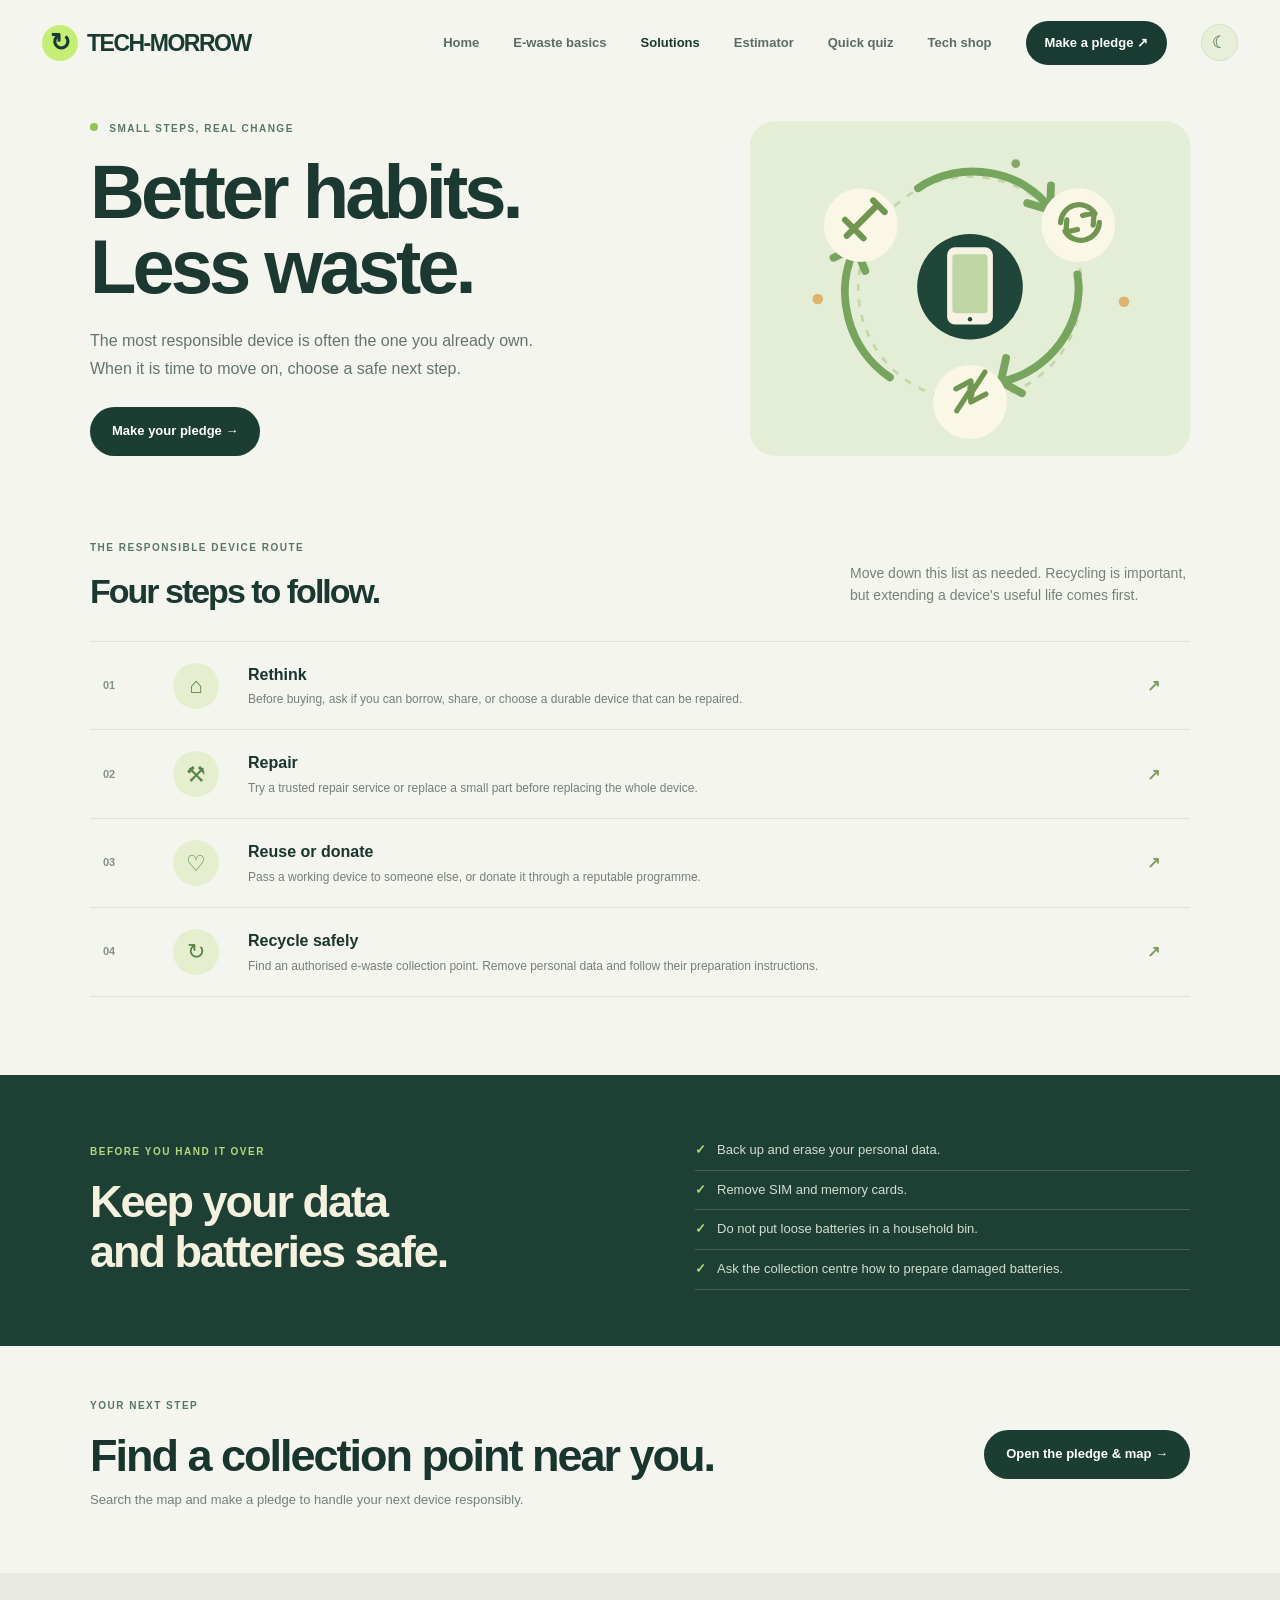
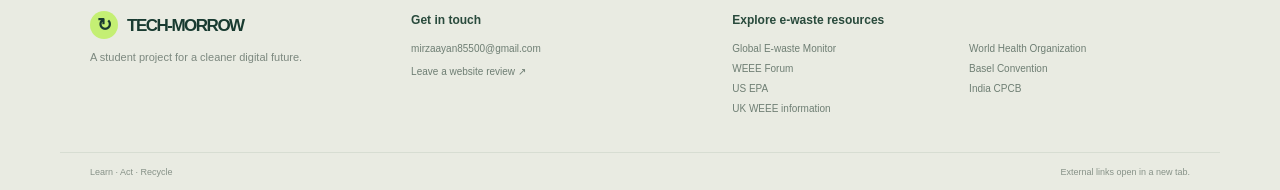
<file: solutions.html>
<!DOCTYPE html>
<html lang="en">
<head>
  <meta charset="UTF-8">
  <meta name="viewport" content="width=device-width, initial-scale=1.0">
  <meta name="description" content="Practical ways to reduce, reuse, repair, and recycle e-waste safely.">
  <title>Solutions | TECH-MORROW</title>
  <link rel="stylesheet" href="style.css">
</head>
<body>
  <header class="site-header"><a class="brand" href="index.html"><b class="brand-mark" aria-hidden="true">↻</b> TECH-MORROW</a><nav class="main-nav" aria-label="Main navigation"><a href="index.html">Home</a><a href="types.html">E-waste basics</a><a class="current" href="solutions.html" aria-current="page">Solutions</a><a href="estimator.html">Estimator</a><a href="quiz.html">Quick quiz</a>
      <a href="tech_shop.html">Tech shop</a>
      <a class="nav-cta" href="pledge.html">Make a pledge ↗</a><section class="nav-tools" aria-label="Appearance settings">
        <button class="theme-toggle" id="theme-toggle" type="button" aria-label="Switch to dark mode" title="Switch to dark mode">◐</button>
      </section>
      </nav></header>
  <main>
    <section class="page-hero wrap solution-hero"><div><p class="eyebrow"><b class="dot" aria-hidden="true"></b> SMALL STEPS, REAL CHANGE</p><h1>Better habits.<br><strong>Less waste.</strong></h1><p class="hero-intro">The most responsible device is often the one you already own. When it is time to move on, choose a safe next step.</p><a class="button button-dark" href="pledge.html">Make your pledge →</a></div><img class="page-illustration solution-illustration" src="assets/solution-cycle.svg" alt="Circular steps showing repair, reuse, and recycling of electronics"></section>
    <section class="content-section wrap solution-content"><header class="section-heading compact-heading"><section><p class="eyebrow">THE RESPONSIBLE DEVICE ROUTE</p><h2>Four steps to follow.</h2></section><p>Move down this list as needed. Recycling is important, but extending a device's useful life comes first.</p></header>
      <section class="solution-steps" aria-label="Four responsible steps">
        <article class="solution-step"><strong class="step-no">01</strong><div class="step-symbol">⌂</div><header><h3>Rethink</h3><p>Before buying, ask if you can borrow, share, or choose a durable device that can be repaired.</p></header><b class="step-arrow" aria-hidden="true">↗</b></article>
        <article class="solution-step"><strong class="step-no">02</strong><div class="step-symbol">⚒</div><header><h3>Repair</h3><p>Try a trusted repair service or replace a small part before replacing the whole device.</p></header><b class="step-arrow" aria-hidden="true">↗</b></article>
        <article class="solution-step"><strong class="step-no">03</strong><div class="step-symbol">♡</div><header><h3>Reuse or donate</h3><p>Pass a working device to someone else, or donate it through a reputable programme.</p></header><b class="step-arrow" aria-hidden="true">↗</b></article>
        <article class="solution-step"><strong class="step-no">04</strong><div class="step-symbol">↻</div><header><h3>Recycle safely</h3><p>Find an authorised e-waste collection point. Remove personal data and follow their preparation instructions.</p></header><b class="step-arrow" aria-hidden="true">↗</b></article>
      </section>
    </section>
    <section class="safe-strip"><section class="wrap safe-grid"><header><p class="eyebrow eyebrow-light">BEFORE YOU HAND IT OVER</p><h2>Keep your data<br>and batteries safe.</h2></header><ul><li>Back up and erase your personal data.</li><li>Remove SIM and memory cards.</li><li>Do not put loose batteries in a household bin.</li><li>Ask the collection centre how to prepare damaged batteries.</li></ul></section></section>
    <section class="closing-panel wrap"><header><p class="eyebrow">YOUR NEXT STEP</p><h2>Find a collection point near you.</h2><p>Search the map and make a pledge to handle your next device responsibly.</p></header><a class="button button-dark" href="pledge.html">Open the pledge & map →</a></section>
  </main>
  <footer class="site-footer">
    <section class="wrap footer-content" aria-label="Site information">
      <section class="footer-brand" aria-label="About TECH-MORROW"><a class="brand brand-footer" href="index.html"><b class="brand-mark" aria-hidden="true">↻</b> TECH-MORROW</a><p>A student project for a cleaner digital future.</p></section>
      <section class="footer-contact"><h2>Get in touch</h2><a href="mailto:mirzaayan85500@gmail.com">mirzaayan85500@gmail.com</a><a href="review.html">Leave a website review ↗</a></section>
      <section class="footer-resources" aria-label="Explore e-waste resources"><h2>Explore e-waste resources</h2><nav class="footer-link-grid" aria-label="External e-waste resources"><a href="https://globalewaste.org/" target="_blank" rel="noopener noreferrer">Global E-waste Monitor</a><a href="https://www.who.int/news-room/fact-sheets/detail/electronic-waste-%28e-waste%29" target="_blank" rel="noopener noreferrer">World Health Organization</a><a href="https://weee-forum.org/" target="_blank" rel="noopener noreferrer">WEEE Forum</a><a href="https://www.basel.int/Implementation/Overview/tabid/4063/Default.aspx" target="_blank" rel="noopener noreferrer">Basel Convention</a><a href="https://www.epa.gov/recycle/electronics-donation-and-recycling" target="_blank" rel="noopener noreferrer">US EPA</a><a href="https://cpcb.gov.in/e-waste/" target="_blank" rel="noopener noreferrer">India CPCB</a><a href="https://www.gov.uk/guidance/regulations-waste-electrical-and-electronic-equipment" target="_blank" rel="noopener noreferrer">UK WEEE information</a></nav></section>
    </section>
    <section class="wrap footer-bottom" aria-label="Footer notes"><p>Learn · Act · Recycle</p><p>External links open in a new tab.</p></section>
  </footer>
  <script src="site.js"></script>
</body>
</html>
</file>
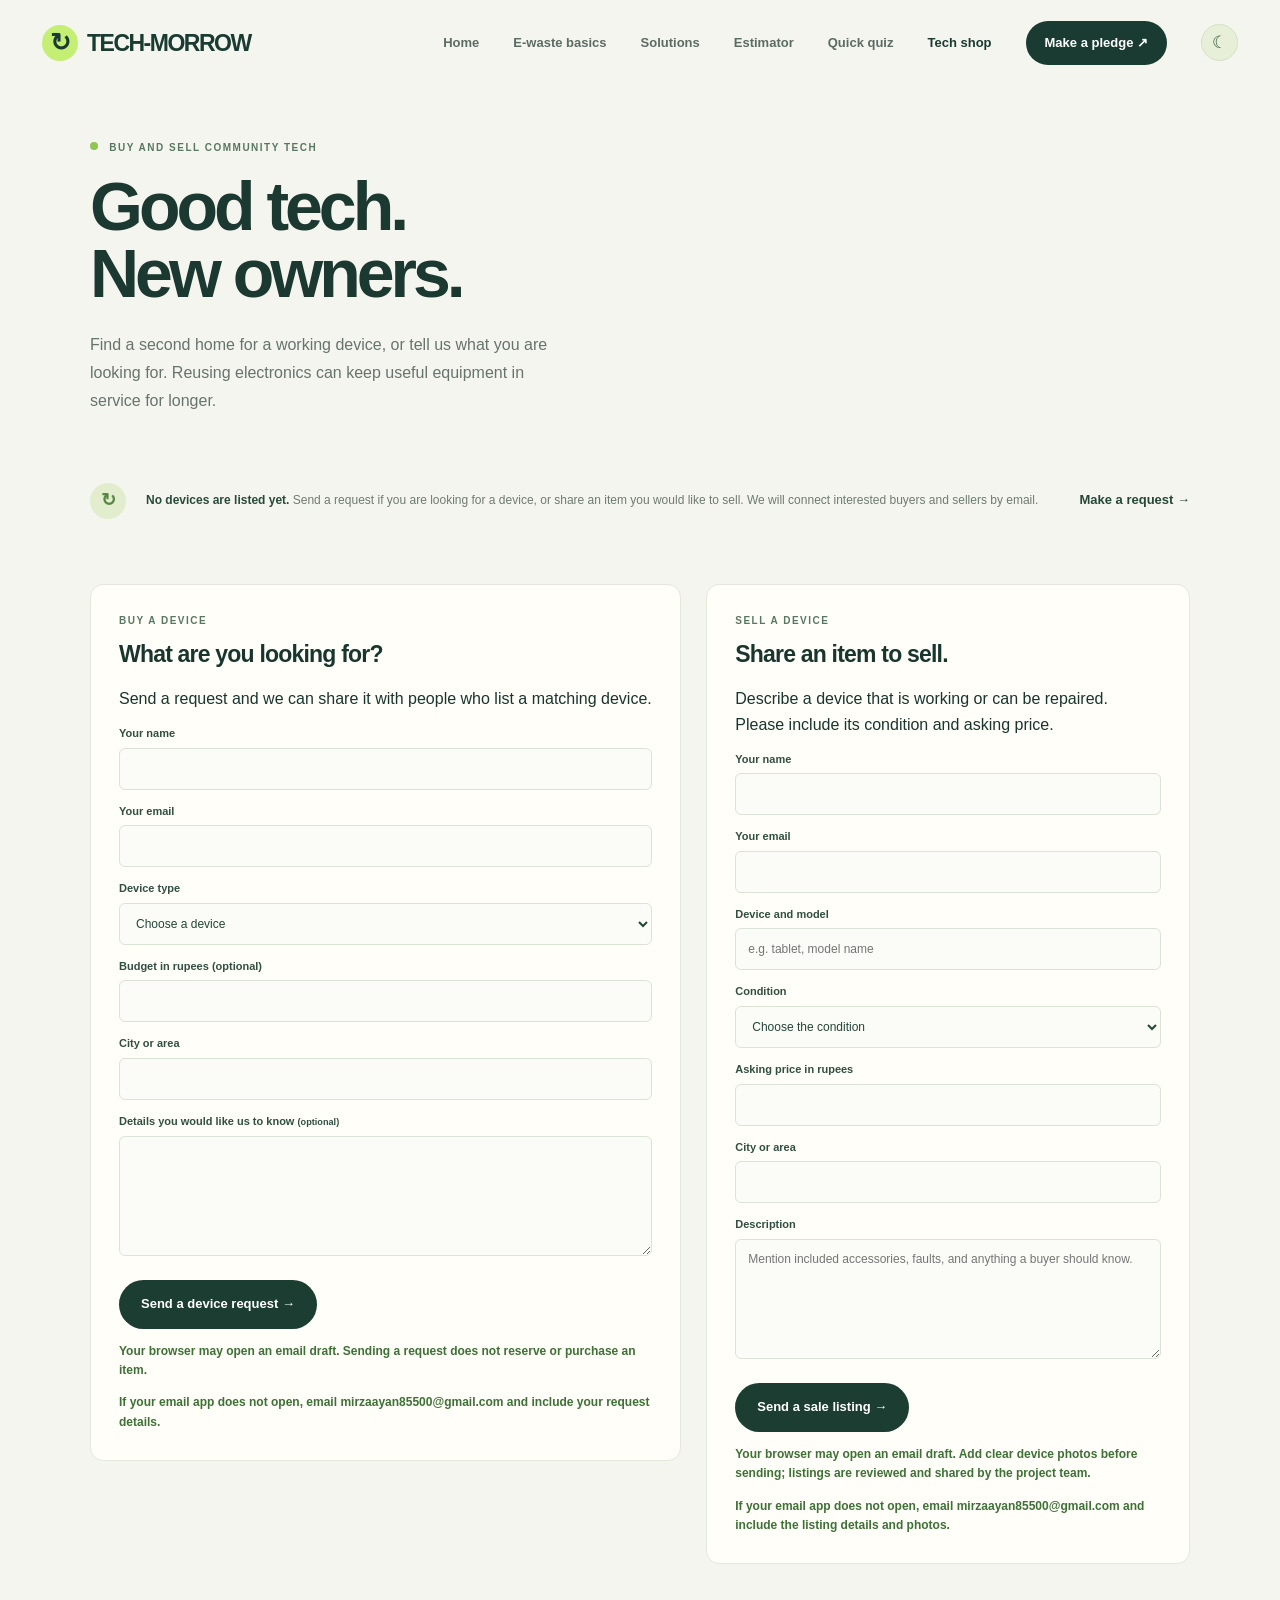
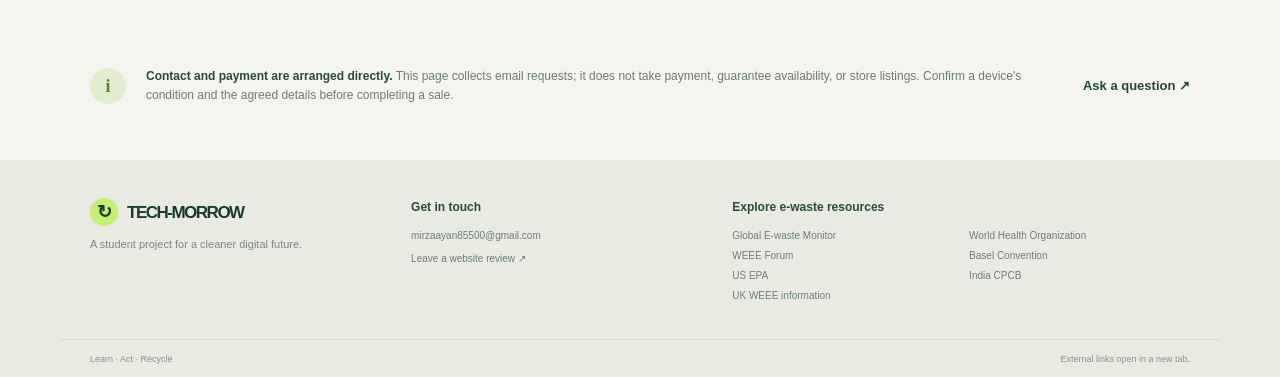
<file: tech_shop.html>
<!DOCTYPE html>
<html lang="en">
<head>
  <meta charset="UTF-8">
  <meta name="viewport" content="width=device-width, initial-scale=1.0">
  <meta name="description" content="Request, buy, or offer used electronics through the TECH-MORROW community shop.">
  <title>Community tech shop | TECH-MORROW</title>
  <link rel="stylesheet" href="style.css">
</head>
<body>
  <header class="site-header">
    <a class="brand" href="index.html" aria-label="TECH-MORROW home"><b class="brand-mark" aria-hidden="true">↻</b> TECH-MORROW</a>
    <nav class="main-nav" aria-label="Main navigation">
      <a href="index.html">Home</a>
      <a href="types.html">E-waste basics</a>
      <a href="solutions.html">Solutions</a>
      <a href="estimator.html">Estimator</a>
      <a href="quiz.html">Quick quiz</a>
      <a class="current" href="tech_shop.html" aria-current="page">Tech shop</a>
      <a class="nav-cta" href="pledge.html">Make a pledge ↗</a>
      <section class="nav-tools" aria-label="Appearance settings">
        <button class="theme-toggle" id="theme-toggle" type="button" aria-label="Switch to dark mode" title="Switch to dark mode">◐</button>
      </section>
    </nav>
  </header>
  <main>
    <section class="review-hero wrap">
      <p class="eyebrow"><b class="dot" aria-hidden="true"></b> BUY AND SELL COMMUNITY TECH</p>
      <h1>Good tech.<br><strong>New owners.</strong></h1>
      <p class="hero-intro">Find a second home for a working device, or tell us what you are looking for. Reusing electronics can keep useful equipment in service for longer.</p>
    </section>

    <aside class="callout wrap" aria-label="Current shop listings">
      <b class="callout-mark" aria-hidden="true">↻</b>
      <p><strong>No devices are listed yet.</strong> Send a request if you are looking for a device, or share an item you would like to sell. We will connect interested buyers and sellers by email.</p>
      <a class="text-link" href="#buy-request">Make a request →</a>
    </aside>

    <section class="review-area wrap" aria-label="Buy or sell a device">
      <form id="buy-request" class="review-form" action="mailto:mirzaayan85500@gmail.com?subject=TECH-MORROW%20device%20request" method="post" enctype="text/plain" aria-label="Request a device">
        <p class="eyebrow">BUY A DEVICE</p>
        <h2>What are you looking for?</h2>
        <p>Send a request and we can share it with people who list a matching device.</p>

        <label for="buyer-name">Your name</label>
        <input id="buyer-name" name="Buyer name" type="text" autocomplete="name" required>

        <label for="buyer-email">Your email</label>
        <input id="buyer-email" name="Buyer email" type="email" autocomplete="email" required>

        <label for="buyer-device">Device type</label>
        <select id="buyer-device" name="Device wanted" required>
          <option value="" selected disabled>Choose a device</option>
          <option>Phone</option>
          <option>Tablet</option>
          <option>Laptop or computer</option>
          <option>Monitor or TV</option>
          <option>Accessories</option>
          <option>Other</option>
        </select>

        <label for="buyer-budget">Budget in rupees (optional)</label>
        <input id="buyer-budget" name="Budget in rupees" type="number" min="0" step="500" inputmode="numeric">

        <label for="buyer-location">City or area</label>
        <input id="buyer-location" name="Buyer city or area" type="text" autocomplete="address-level2" required>

        <label for="buyer-notes">Details you would like us to know <small>(optional)</small></label>
        <textarea id="buyer-notes" name="Buyer request details" rows="4" maxlength="500"></textarea>

        <button class="button button-dark" type="submit">Send a device request →</button>
        <p class="review-message">Your browser may open an email draft. Sending a request does not reserve or purchase an item.</p>
      <p class="review-message">If your email app does not open, email <a href="mailto:mirzaayan85500@gmail.com">mirzaayan85500@gmail.com</a> and include your request details.</p>
      </form>

      <form id="sell-device" class="review-form" action="mailto:mirzaayan85500@gmail.com?subject=TECH-MORROW%20device%20listing" method="post" enctype="text/plain" aria-label="Offer a device for sale">
        <p class="eyebrow">SELL A DEVICE</p>
        <h2>Share an item to sell.</h2>
        <p>Describe a device that is working or can be repaired. Please include its condition and asking price.</p>

        <label for="seller-name">Your name</label>
        <input id="seller-name" name="Seller name" type="text" autocomplete="name" required>

        <label for="seller-email">Your email</label>
        <input id="seller-email" name="Seller email" type="email" autocomplete="email" required>

        <label for="seller-device">Device and model</label>
        <input id="seller-device" name="Device and model" type="text" placeholder="e.g. tablet, model name" required>

        <label for="seller-condition">Condition</label>
        <select id="seller-condition" name="Device condition" required>
          <option value="" selected disabled>Choose the condition</option>
          <option>Works like new</option>
          <option>Works, with signs of use</option>
          <option>Needs repair</option>
        </select>

        <label for="seller-price">Asking price in rupees</label>
        <input id="seller-price" name="Asking price in rupees" type="number" min="0" step="1" inputmode="numeric" required>

        <label for="seller-location">City or area</label>
        <input id="seller-location" name="Seller city or area" type="text" autocomplete="address-level2" required>

        <label for="seller-details">Description</label>
        <textarea id="seller-details" name="Device description" rows="4" maxlength="700" placeholder="Mention included accessories, faults, and anything a buyer should know." required></textarea>

        <button class="button button-dark" type="submit">Send a sale listing →</button>
        <p class="review-message">Your browser may open an email draft. Add clear device photos before sending; listings are reviewed and shared by the project team.</p>
      <p class="review-message">If your email app does not open, email <a href="mailto:mirzaayan85500@gmail.com">mirzaayan85500@gmail.com</a> and include the listing details and photos.</p>
      </form>
    </section>

    <section class="callout wrap" aria-label="How the community shop works">
      <b class="callout-mark" aria-hidden="true">i</b>
      <p><strong>Contact and payment are arranged directly.</strong> This page collects email requests; it does not take payment, guarantee availability, or store listings. Confirm a device's condition and the agreed details before completing a sale.</p>
      <a class="text-link" href="mailto:mirzaayan85500@gmail.com?subject=TECH-MORROW%20shop%20question">Ask a question ↗</a>
    </section>
  </main>
  <footer class="site-footer">
    <section class="wrap footer-content" aria-label="Site information">
      <section class="footer-brand" aria-label="About TECH-MORROW"><a class="brand brand-footer" href="index.html"><b class="brand-mark" aria-hidden="true">↻</b> TECH-MORROW</a><p>A student project for a cleaner digital future.</p></section>
      <section class="footer-contact"><h2>Get in touch</h2><a href="mailto:mirzaayan85500@gmail.com">mirzaayan85500@gmail.com</a><a href="review.html">Leave a website review ↗</a></section>
      <section class="footer-resources"><h2>Explore e-waste resources</h2><nav class="footer-link-grid" aria-label="External e-waste resources"><a href="https://globalewaste.org/" target="_blank" rel="noopener noreferrer">Global E-waste Monitor</a><a href="https://www.who.int/news-room/fact-sheets/detail/electronic-waste-%28e-waste%29" target="_blank" rel="noopener noreferrer">World Health Organization</a><a href="https://weee-forum.org/" target="_blank" rel="noopener noreferrer">WEEE Forum</a><a href="https://www.basel.int/Implementation/Overview/tabid/4063/Default.aspx" target="_blank" rel="noopener noreferrer">Basel Convention</a><a href="https://www.epa.gov/recycle/electronics-donation-and-recycling" target="_blank" rel="noopener noreferrer">US EPA</a><a href="https://cpcb.gov.in/e-waste/" target="_blank" rel="noopener noreferrer">India CPCB</a><a href="https://www.gov.uk/guidance/regulations-waste-electrical-and-electronic-equipment" target="_blank" rel="noopener noreferrer">UK WEEE information</a></nav></section>
    </section>
    <section class="wrap footer-bottom" aria-label="Footer notes"><p>Learn · Act · Recycle</p><p>External links open in a new tab.</p></section>
  </footer>
  <script src="site.js"></script>
</body>
</html>
</file>
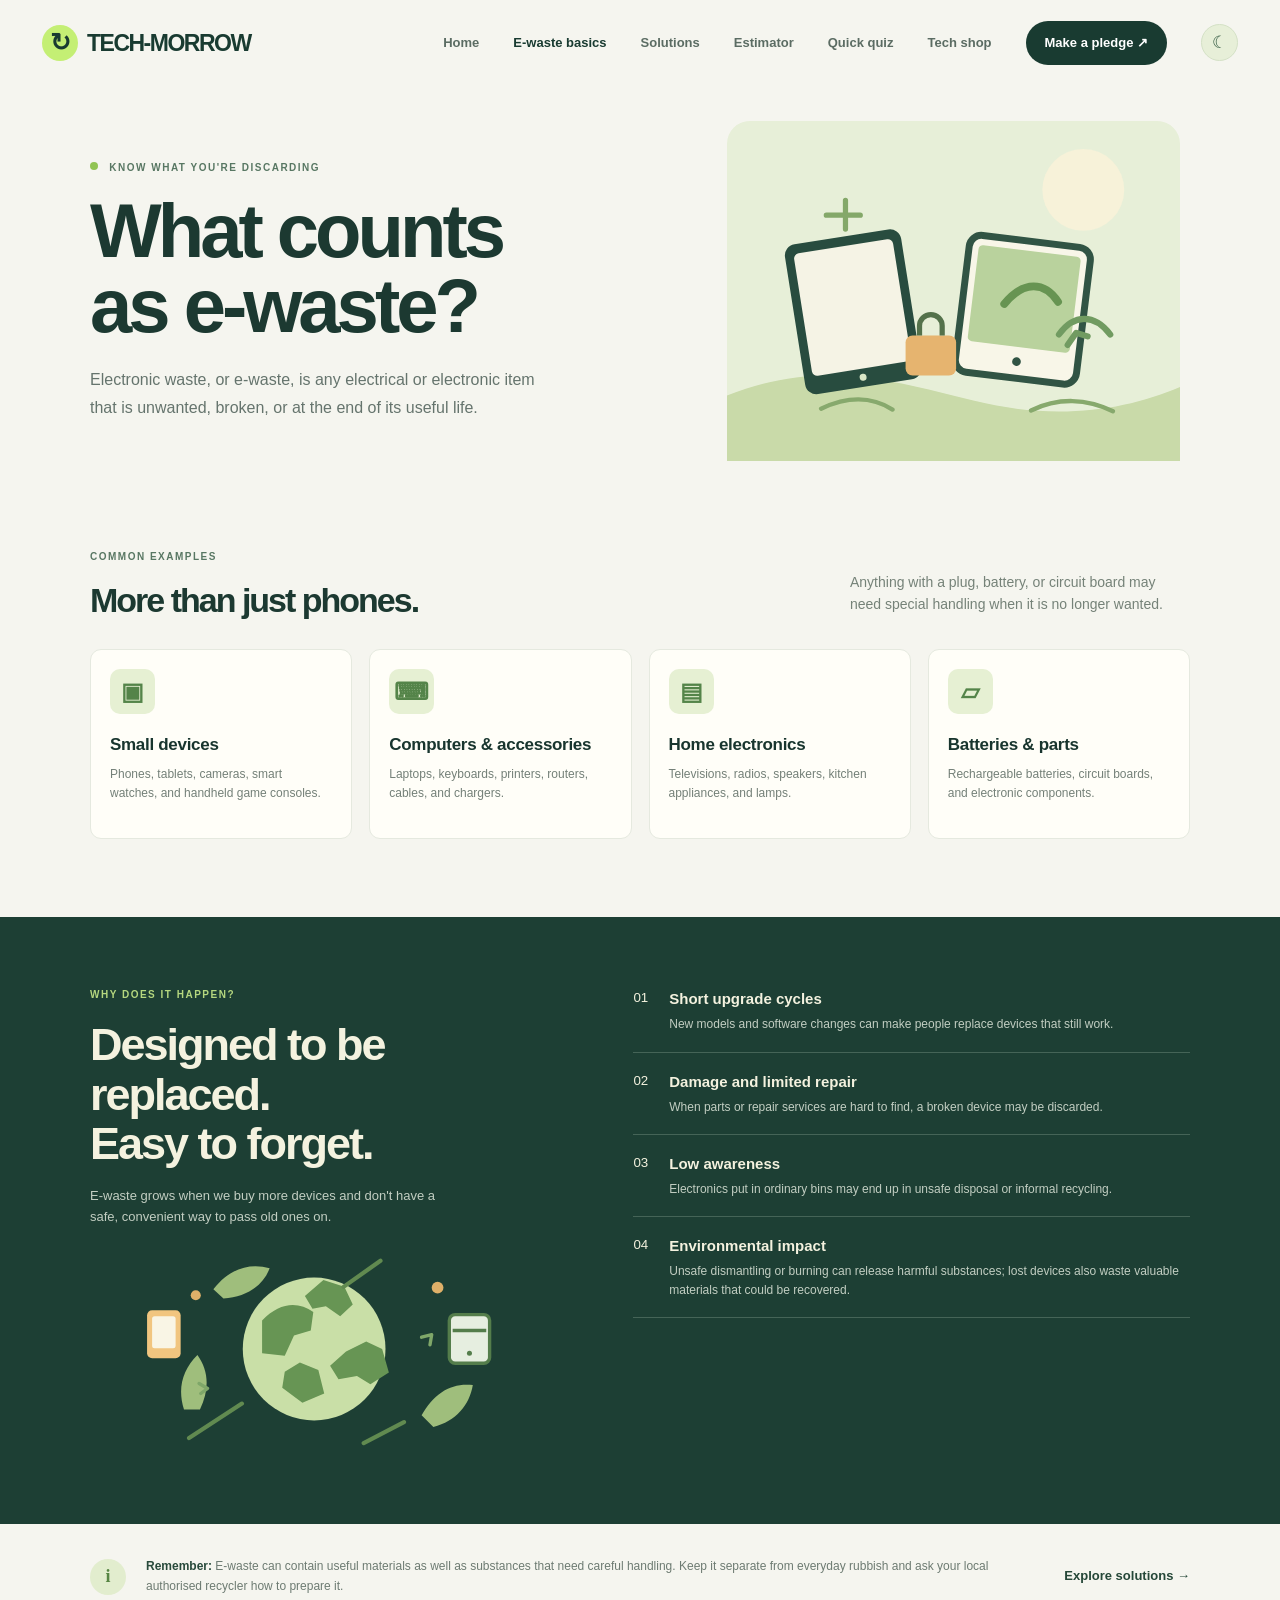
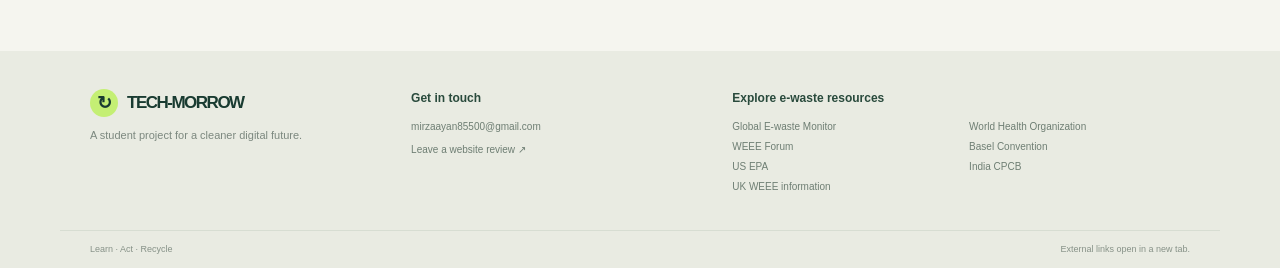
<file: types.html>
<!DOCTYPE html>
<html lang="en">
<head>
  <meta charset="UTF-8">
  <meta name="viewport" content="width=device-width, initial-scale=1.0">
  <meta name="description" content="Learn the types, causes, and environmental impacts of electronic waste.">
  <title>E-waste basics | TECH-MORROW</title>
  <link rel="stylesheet" href="style.css">
</head>
<body>
  <header class="site-header"><a class="brand" href="index.html"><b class="brand-mark" aria-hidden="true">↻</b> TECH-MORROW</a><nav class="main-nav" aria-label="Main navigation"><a href="index.html">Home</a><a class="current" href="types.html" aria-current="page">E-waste basics</a><a href="solutions.html">Solutions</a><a href="estimator.html">Estimator</a><a href="quiz.html">Quick quiz</a>
      <a href="tech_shop.html">Tech shop</a>
      <a class="nav-cta" href="pledge.html">Make a pledge ↗</a><section class="nav-tools" aria-label="Appearance settings">
        <button class="theme-toggle" id="theme-toggle" type="button" aria-label="Switch to dark mode" title="Switch to dark mode">◐</button>
      </section>
      </nav></header>
  <main>
    <section class="page-hero wrap"><div><p class="eyebrow"><b class="dot" aria-hidden="true"></b> KNOW WHAT YOU'RE DISCARDING</p><h1>What counts<br>as <strong>e-waste?</strong></h1><p class="hero-intro">Electronic waste, or e-waste, is any electrical or electronic item that is unwanted, broken, or at the end of its useful life.</p></div><img class="page-illustration" src="assets/e-waste-types.svg" alt="Illustrated pile of old electronic devices ready for sorting"></section>
    <section class="content-section wrap">
      <header class="section-heading compact-heading"><section><p class="eyebrow">COMMON EXAMPLES</p><h2>More than just phones.</h2></section><p>Anything with a plug, battery, or circuit board may need special handling when it is no longer wanted.</p></header>
      <section class="type-grid" aria-label="Common e-waste categories">
        <article class="type-card"><b class="type-icon" aria-hidden="true">▣</b><h3>Small devices</h3><p>Phones, tablets, cameras, smart watches, and handheld game consoles.</p></article>
        <article class="type-card"><b class="type-icon" aria-hidden="true">⌨</b><h3>Computers & accessories</h3><p>Laptops, keyboards, printers, routers, cables, and chargers.</p></article>
        <article class="type-card"><b class="type-icon" aria-hidden="true">▤</b><h3>Home electronics</h3><p>Televisions, radios, speakers, kitchen appliances, and lamps.</p></article>
        <article class="type-card"><b class="type-icon" aria-hidden="true">▱</b><h3>Batteries & parts</h3><p>Rechargeable batteries, circuit boards, and electronic components.</p></article>
      </section>
    </section>
    <section class="impact-section"><section class="wrap impact-grid"><section><p class="eyebrow eyebrow-light">WHY DOES IT HAPPEN?</p><h2>Designed to be replaced.<br>Easy to forget.</h2><p class="impact-intro">E-waste grows when we buy more devices and don't have a safe, convenient way to pass old ones on.</p><img class="impact-art" src="assets/earth-impact.svg" alt="Illustration of the Earth surrounded by electronic waste"></section><section class="impact-list" aria-label="Reasons e-waste is growing"><article><small>01</small><header><h3>Short upgrade cycles</h3><p>New models and software changes can make people replace devices that still work.</p></header></article><article><small>02</small><header><h3>Damage and limited repair</h3><p>When parts or repair services are hard to find, a broken device may be discarded.</p></header></article><article><small>03</small><header><h3>Low awareness</h3><p>Electronics put in ordinary bins may end up in unsafe disposal or informal recycling.</p></header></article><article><small>04</small><header><h3>Environmental impact</h3><p>Unsafe dismantling or burning can release harmful substances; lost devices also waste valuable materials that could be recovered.</p></header></article></section></section></section>
    <section class="callout wrap"><b class="callout-mark" aria-hidden="true">i</b><p><strong>Remember:</strong> E-waste can contain useful materials as well as substances that need careful handling. Keep it separate from everyday rubbish and ask your local authorised recycler how to prepare it.</p><a class="text-link" href="solutions.html">Explore solutions →</a></section>
  </main>
  <footer class="site-footer">
    <section class="wrap footer-content" aria-label="Site information">
      <section class="footer-brand" aria-label="About TECH-MORROW"><a class="brand brand-footer" href="index.html"><b class="brand-mark" aria-hidden="true">↻</b> TECH-MORROW</a><p>A student project for a cleaner digital future.</p></section>
      <section class="footer-contact"><h2>Get in touch</h2><a href="mailto:mirzaayan85500@gmail.com">mirzaayan85500@gmail.com</a><a href="review.html">Leave a website review ↗</a></section>
      <section class="footer-resources" aria-label="Explore e-waste resources"><h2>Explore e-waste resources</h2><nav class="footer-link-grid" aria-label="External e-waste resources"><a href="https://globalewaste.org/" target="_blank" rel="noopener noreferrer">Global E-waste Monitor</a><a href="https://www.who.int/news-room/fact-sheets/detail/electronic-waste-%28e-waste%29" target="_blank" rel="noopener noreferrer">World Health Organization</a><a href="https://weee-forum.org/" target="_blank" rel="noopener noreferrer">WEEE Forum</a><a href="https://www.basel.int/Implementation/Overview/tabid/4063/Default.aspx" target="_blank" rel="noopener noreferrer">Basel Convention</a><a href="https://www.epa.gov/recycle/electronics-donation-and-recycling" target="_blank" rel="noopener noreferrer">US EPA</a><a href="https://cpcb.gov.in/e-waste/" target="_blank" rel="noopener noreferrer">India CPCB</a><a href="https://www.gov.uk/guidance/regulations-waste-electrical-and-electronic-equipment" target="_blank" rel="noopener noreferrer">UK WEEE information</a></nav></section>
    </section>
    <section class="wrap footer-bottom" aria-label="Footer notes"><p>Learn · Act · Recycle</p><p>External links open in a new tab.</p></section>
  </footer>
  <script src="site.js"></script>
</body>
</html>
</file>
<file: style.css>
/* Basic external stylesheet using selectors, box model, Flexbox and pseudo-classes. */
* {
  box-sizing: border-box;
  margin: 0;
  padding: 0;
}

:root {
  color-scheme: light;
}

body {
  background: #f5f5ef;
  color: #18352e;
  font-family: Arial, Helvetica, sans-serif;
  font-size: 16px;
  line-height: 1.6;
}

a {
  color: inherit;
  text-decoration: none;
}

img {
  display: block;
  max-width: 100%;
}

.wrap {
  margin: 0 auto;
  max-width: 1160px;
  padding-left: 30px;
  padding-right: 30px;
  width: 100%;
}

.site-header {
  align-items: center;
  background: #f5f5ef;
  display: flex;
  justify-content: space-between;
  margin: 0 auto;
  max-width: 1320px;
  min-height: 86px;
  padding: 18px 42px;
}

.brand {
  align-items: center;
  color: #193b31;
  display: inline-flex;
  font-size: 23px;
  font-weight: 800;
  gap: 9px;
  letter-spacing: -1.5px;
}

.brand-mark {
  align-items: center;
  background: #c4ef74;
  border-radius: 50%;
  display: inline-flex;
  font-size: 25px;
  height: 36px;
  justify-content: center;
  line-height: 1;
  width: 36px;
}

.main-nav {
  align-items: center;
  display: flex;
  gap: 34px;
}

.main-nav a {
  color: #5b6c63;
  font-size: 13px;
  font-weight: 700;
  transition: color 0.2s ease, background-color 0.2s ease;
}

.main-nav a:hover,
.main-nav a.current {
  color: #193b31;
}

.main-nav .nav-cta {
  background: #193b31;
  border-radius: 30px;
  color: #fff;
  padding: 12px 19px;
}

.main-nav .nav-cta:hover {
  background: #315b49;
}

.nav-cta span,
.button span,
.text-link span,
.light-link span {
  margin-left: 8px;
}

.hero {
  align-items: center;
  display: flex;
  gap: 38px;
  min-height: 575px;
  padding-bottom: 56px;
  padding-top: 44px;
}

.hero-copy {
  flex: 1 1 48%;
  padding: 18px 0;
}

.eyebrow {
  color: #587763;
  font-size: 10px;
  font-weight: 800;
  letter-spacing: 1.5px;
  margin-bottom: 17px;
}

.dot {
  background: #91c453;
  border-radius: 50%;
  display: inline-block;
  height: 8px;
  margin-right: 7px;
  vertical-align: 1px;
  width: 8px;
}

h1,
h2,
h3,
p {
  margin-top: 0;
}

h1 {
  color: #1c3931;
  font-size: clamp(48px, 6.5vw, 76px);
  letter-spacing: -4px;
  line-height: 0.99;
}

h1 span {
  color: #71a653;
}

.hero-intro {
  color: #65746d;
  font-size: 16px;
  line-height: 1.75;
  margin-top: 23px;
  max-width: 470px;
}

.hero-actions {
  align-items: center;
  display: flex;
  flex-wrap: wrap;
  gap: 23px;
  margin-top: 29px;
}

.button {
  align-items: center;
  border: 0;
  border-radius: 30px;
  cursor: pointer;
  display: inline-flex;
  font: inherit;
  font-size: 13px;
  font-weight: 700;
  justify-content: center;
  padding: 14px 22px;
  transition: background-color 0.2s ease, transform 0.2s ease;
}

.button:hover {
  transform: translateY(-2px);
}

.button-dark {
  background: #1b3d32;
  color: #fff;
}

.button-dark:hover {
  background: #315b49;
}

.button-lime {
  background: #c4ef74;
  color: #193b31;
}

.button-lime:hover {
  background: #d2f497;
}

.text-link,
.light-link {
  color: #254738;
  font-size: 13px;
  font-weight: 700;
}

.text-link:hover,
.light-link:hover {
  text-decoration: underline;
}

.hero-note {
  align-items: center;
  border-top: 1px solid #dce2d7;
  display: flex;
  gap: 13px;
  margin-top: 45px;
  max-width: 425px;
  padding-top: 17px;
}

.hero-note p {
  color: #78847b;
  font-size: 12px;
  margin: 0;
}

.hero-note strong {
  color: #254738;
}

.note-icon {
  align-items: center;
  background: #e3edcf;
  border-radius: 50%;
  color: #578543;
  display: inline-flex;
  font-size: 18px;
  height: 37px;
  justify-content: center;
  width: 37px;
}

.hero-art {
  background: #dce9c6;
  border-radius: 48% 48% 10px 10px;
  flex: 1 1 52%;
  min-height: 420px;
  overflow: hidden;
  position: relative;
}

.hero-art img {
  height: 100%;
  left: 0;
  object-fit: cover;
  position: absolute;
  top: 0;
  width: 100%;
}

.art-label {
  background: #fffdf3;
  border-radius: 8px;
  bottom: 24px;
  box-shadow: 0 10px 25px #203d3020;
  display: flex;
  flex-direction: column;
  left: 24px;
  padding: 12px 16px;
  position: absolute;
}

.art-label span {
  color: #849075;
  font-size: 8px;
  font-weight: 800;
  letter-spacing: 1.5px;
}

.art-label strong {
  font-size: 12px;
}

.problem-section,
.impact-section,
.safe-strip {
  background: #1d3f34;
  color: #f4f2df;
}

.problem-grid {
  align-items: start;
  display: grid;
  gap: 12%;
  grid-template-columns: 0.9fr 1.1fr;
  padding-bottom: 78px;
  padding-top: 77px;
}

.eyebrow-light {
  color: #b5d77f;
}

.problem-grid h2,
.section-heading h2,
.impact-grid h2,
.safe-grid h2,
.closing-panel h2 {
  font-size: clamp(32px, 4vw, 45px);
  letter-spacing: -2px;
  line-height: 1.1;
}

.problem-copy p {
  color: #c2cec2;
  font-size: 14px;
  margin-bottom: 17px;
  max-width: 535px;
}

.light-link {
  color: #c4ef74;
  display: inline-block;
  margin-top: 7px;
}

.path-section {
  padding-bottom: 82px;
  padding-top: 84px;
}

.section-heading {
  align-items: end;
  display: flex;
  justify-content: space-between;
  margin-bottom: 35px;
}

.section-heading > p {
  color: #758278;
  font-size: 14px;
  margin-bottom: 4px;
  max-width: 320px;
}

.section-heading h2 {
  color: #1c3931;
}

.path-cards,
.type-grid {
  display: grid;
  gap: 17px;
  grid-template-columns: repeat(3, 1fr);
}

.path-card {
  background: #fffef8;
  border: 1px solid #e5e9df;
  border-radius: 12px;
  min-height: 220px;
  padding: 22px;
  position: relative;
}

.card-number {
  color: #a4afa3;
  font-size: 10px;
  font-weight: 800;
  letter-spacing: 1px;
}

.card-icon {
  align-items: center;
  background: #e6f0d3;
  border-radius: 50%;
  color: #558548;
  display: flex;
  font-size: 24px;
  height: 43px;
  justify-content: center;
  margin: 22px 0 14px;
  width: 43px;
}

.path-card h3,
.type-card h3 {
  font-size: 17px;
  letter-spacing: -0.3px;
  margin-bottom: 6px;
}

.path-card p,
.type-card p {
  color: #748078;
  font-size: 12px;
  line-height: 1.65;
}

.closing-banner {
  align-items: center;
  background: #e6efcf;
  border-radius: 12px;
  display: flex;
  justify-content: space-between;
  margin-top: 45px;
  padding: 27px 31px;
}

.closing-banner .eyebrow {
  margin-bottom: 6px;
}

.closing-banner h2 {
  font-size: 24px;
  letter-spacing: -0.8px;
}

.site-footer {
  background: #e9ebe2;
  color: #7c887f;
  font-size: 11px;
}

.footer-row {
  align-items: center;
  display: flex;
  justify-content: space-between;
  min-height: 86px;
}

.brand-footer {
  font-size: 17px;
}

.brand-footer .brand-mark {
  font-size: 18px;
  height: 28px;
  width: 28px;
}

/* Subpage headers and content */
.page-hero,
.pledge-heading {
  align-items: center;
  display: flex;
  justify-content: space-between;
  min-height: 405px;
  padding-bottom: 42px;
  padding-top: 35px;
}

.page-hero > div,
.pledge-heading > div:first-child {
  max-width: 530px;
}

.page-hero .hero-intro,
.pledge-heading .hero-intro {
  max-width: 470px;
}

.page-illustration {
  max-height: 340px;
  object-fit: contain;
  width: 43%;
}

.content-section {
  padding-bottom: 78px;
  padding-top: 46px;
}

.compact-heading {
  margin-bottom: 30px;
}

.compact-heading h2 {
  font-size: 34px;
}

.compact-heading > p {
  max-width: 340px;
}

.type-grid {
  grid-template-columns: repeat(4, 1fr);
}

.type-card {
  background: #fffef8;
  border: 1px solid #e5e9df;
  border-radius: 11px;
  min-height: 190px;
  padding: 19px;
}

.type-icon {
  align-items: center;
  background: #e6f0d3;
  border-radius: 10px;
  color: #548449;
  display: inline-flex;
  font-size: 24px;
  height: 45px;
  justify-content: center;
  margin-bottom: 17px;
  width: 45px;
}

.impact-grid {
  display: grid;
  gap: 8%;
  grid-template-columns: 0.9fr 1.1fr;
  padding-bottom: 70px;
  padding-top: 70px;
}

.impact-intro {
  color: #c2cec2;
  font-size: 13px;
  margin-top: 17px;
  max-width: 360px;
}

.impact-art {
  margin-top: 17px;
  max-height: 210px;
  object-fit: contain;
  width: 100%;
}

.impact-list article {
  border-bottom: 1px solid #456457;
  display: flex;
  gap: 21px;
  padding: 17px 0;
}

.impact-list article:first-child {
  padding-top: 0;
}

.impact-list article > span {
  color: #b5d77f;
  font-size: 10px;
  font-weight: 800;
  padding-top: 4px;
}

.impact-list h3 {
  font-size: 15px;
  margin-bottom: 4px;
}

.impact-list p {
  color: #c2cec2;
  font-size: 12px;
}

.callout {
  align-items: center;
  display: flex;
  gap: 20px;
  padding-bottom: 55px;
  padding-top: 33px;
}

.callout-mark {
  align-items: center;
  background: #e2edce;
  border-radius: 50%;
  color: #578543;
  display: flex;
  flex: 0 0 36px;
  font-family: Georgia, serif;
  font-size: 18px;
  height: 36px;
  justify-content: center;
  width: 36px;
}

.callout p {
  color: #6d7b72;
  flex: 1;
  font-size: 12px;
}

.callout strong {
  color: #284a3b;
}

.solution-hero {
  min-height: 410px;
}

.solution-hero .button {
  margin-top: 24px;
}

.solution-illustration {
  max-height: 350px;
  width: 40%;
}

.solution-content {
  padding-top: 42px;
}

.solution-steps {
  border-top: 1px solid #dce2d7;
}

.solution-step {
  align-items: center;
  border-bottom: 1px solid #dce2d7;
  display: grid;
  gap: 20px;
  grid-template-columns: 50px 55px 1fr 30px;
  padding: 20px 13px;
  transition: background-color 0.2s ease;
}

.solution-step:hover {
  background: #edf1e4;
}

.step-no {
  color: #839286;
  font-size: 11px;
  font-weight: 800;
}

.step-symbol {
  align-items: center;
  background: #e5efd0;
  border-radius: 50%;
  color: #58844a;
  display: flex;
  font-size: 22px;
  height: 46px;
  justify-content: center;
  width: 46px;
}

.solution-step h3 {
  font-size: 16px;
  margin-bottom: 3px;
}

.solution-step p {
  color: #748078;
  font-size: 12px;
}

.step-arrow {
  color: #7d9e62;
}

.safe-grid {
  align-items: center;
  display: grid;
  gap: 10%;
  grid-template-columns: 1fr 1fr;
  padding-bottom: 56px;
  padding-top: 56px;
}

.safe-grid ul {
  color: #d3ddd2;
  font-size: 13px;
  list-style: none;
}

.safe-grid li {
  border-bottom: 1px solid #456457;
  padding: 9px 0;
}

.safe-grid li::before {
  color: #b5d77f;
  content: "✓";
  font-weight: 700;
  margin-right: 11px;
}

.closing-panel {
  align-items: center;
  display: flex;
  justify-content: space-between;
  padding-bottom: 62px;
  padding-top: 52px;
}

.closing-panel p:not(.eyebrow) {
  color: #748078;
  font-size: 13px;
  margin-top: 10px;
}

/* Pledge and map page */
.pledge-heading {
  min-height: 340px;
}

.pledge-stamp {
  align-items: center;
  background: #dce9c6;
  border: 1px solid #c9dcb1;
  border-radius: 50%;
  color: #456d3c;
  display: flex;
  flex-direction: column;
  height: 176px;
  justify-content: center;
  margin-right: 65px;
  position: relative;
  transform: rotate(7deg);
  width: 176px;
}

.pledge-stamp span {
  font-size: 9px;
  font-weight: 800;
  letter-spacing: 2px;
}

.pledge-stamp strong {
  font-size: 22px;
  line-height: 1.05;
  text-align: center;
}

.pledge-stamp i {
  bottom: 21px;
  font-size: 22px;
  font-style: normal;
  position: absolute;
}

.pledge-area {
  display: grid;
  gap: 22px;
  grid-template-columns: 0.9fr 1.1fr;
  padding-bottom: 55px;
}

.form-panel,
.map-panel {
  background: #fffef8;
  border: 1px solid #e3e8dd;
  border-radius: 14px;
  padding: 28px;
}

.form-panel h2,
.map-panel h2 {
  font-size: 24px;
  letter-spacing: -1px;
  line-height: 1.2;
}

.form-panel .eyebrow,
.map-panel .eyebrow {
  margin-bottom: 10px;
}

.form-intro,
.map-panel > p {
  color: #77847b;
  font-size: 12px;
  margin: 10px 0 19px;
}

#pledge-form label:not(.check-label) {
  color: #304f41;
  display: block;
  font-size: 11px;
  font-weight: 700;
  margin: 12px 0 5px;
}

#pledge-form label span {
  color: #96a097;
  font-weight: 400;
}

#pledge-form input[type="text"],
#pledge-form input[type="email"],
#pledge-form select,
.map-search input {
  background: #fbfcf7;
  border: 1px solid #dbe3d7;
  border-radius: 6px;
  color: #244539;
  font: inherit;
  font-size: 12px;
  min-height: 42px;
  padding: 10px 12px;
  width: 100%;
}

#pledge-form input:focus,
#pledge-form select:focus,
.map-search input:focus {
  border-color: #78a55e;
  outline: 2px solid #d9eac9;
}

.check-label {
  align-items: start;
  color: #6d7b72;
  display: flex;
  font-size: 11px;
  gap: 9px;
  margin: 15px 0;
}

.check-label input {
  accent-color: #507f44;
  margin-top: 4px;
}

.form-button {
  width: 100%;
}

.form-message {
  color: #3d7135;
  font-size: 12px;
  font-weight: 700;
  margin-top: 12px;
  min-height: 20px;
}

.map-heading {
  align-items: center;
  display: flex;
  justify-content: space-between;
}

.map-heading .eyebrow {
  margin-bottom: 5px;
}

.map-pin {
  align-items: center;
  background: #e5efd0;
  border-radius: 50%;
  color: #59854b;
  display: flex;
  font-size: 25px;
  height: 42px;
  justify-content: center;
  width: 42px;
}

.map-search {
  display: flex;
  gap: 8px;
  margin-bottom: 13px;
}

.map-search button {
  background: #1b3d32;
  border: 0;
  border-radius: 6px;
  color: #fff;
  cursor: pointer;
  font-size: 21px;
  width: 48px;
}

.map-search button:hover {
  background: #315b49;
}

.map-frame {
  background: #e9eee2;
  border-radius: 8px;
  height: 260px;
  overflow: hidden;
}

.map-frame iframe {
  border: 0;
  height: 100%;
  width: 100%;
}

.map-note {
  font-size: 10px !important;
  margin-bottom: 0 !important;
  margin-top: 10px !important;
}

.visually-hidden {
  clip: rect(0, 0, 0, 0);
  clip-path: inset(50%);
  height: 1px;
  overflow: hidden;
  position: absolute;
  white-space: nowrap;
  width: 1px;
}

.thankyou {
  align-items: center;
  border-top: 1px solid #dce2d7;
  display: flex;
  gap: 14px;
  padding-bottom: 34px;
  padding-top: 25px;
}

.thankyou > span {
  color: #62954b;
  font-size: 24px;
}

.thankyou p {
  color: #758278;
  font-size: 11px;
}

.thankyou strong {
  color: #294a3c;
}

@media (max-width: 800px) {
  .site-header {
    align-items: flex-start;
    flex-direction: column;
    gap: 13px;
    padding: 18px 24px;
  }

  .main-nav {
    flex-wrap: wrap;
    gap: 14px 20px;
  }

  .main-nav a {
    font-size: 12px;
  }

  .hero,
  .page-hero,
  .pledge-heading {
    flex-direction: column;
    align-items: flex-start;
    min-height: 0;
    padding-bottom: 46px;
    padding-top: 35px;
  }

  .hero-art {
    flex: auto;
    min-height: 340px;
    width: 100%;
  }

  .page-illustration {
    align-self: center;
    max-height: 260px;
    width: 75%;
  }

  .problem-grid,
  .impact-grid,
  .safe-grid,
  .pledge-area {
    grid-template-columns: 1fr;
  }

  .problem-grid {
    gap: 28px;
  }

  .impact-grid {
    gap: 30px;
  }

  .type-grid {
    grid-template-columns: repeat(2, 1fr);
  }

  .pledge-stamp {
    align-self: center;
    height: 140px;
    margin: 4px 0 0;
    width: 140px;
  }

  .pledge-stamp strong {
    font-size: 18px;
  }

  .pledge-stamp i {
    bottom: 13px;
  }
}

@media (max-width: 520px) {
  .wrap {
    padding-left: 21px;
    padding-right: 21px;
  }

  h1 {
    font-size: 52px;
    letter-spacing: -3px;
  }

  .hero-art {
    min-height: 270px;
  }

  .section-heading,
  .closing-banner,
  .closing-panel {
    align-items: flex-start;
    flex-direction: column;
    gap: 18px;
  }

  .path-cards,
  .type-grid {
    grid-template-columns: 1fr;
  }

  .path-card,
  .type-card {
    min-height: 0;
  }

  .path-card {
    padding-bottom: 21px;
  }

  .card-icon {
    margin-top: 15px;
  }

  .solution-step {
    gap: 10px;
    grid-template-columns: 32px 43px 1fr 18px;
    padding-left: 0;
    padding-right: 0;
  }

  .step-symbol {
    height: 39px;
    width: 39px;
  }

  .footer-row {
    align-items: flex-start;
    flex-direction: column;
    gap: 7px;
    padding-bottom: 20px;
    padding-top: 20px;
  }

  .callout {
    align-items: flex-start;
    flex-wrap: wrap;
  }

  .callout p {
    flex-basis: calc(100% - 60px);
  }

  .callout .text-link {
    margin-left: 56px;
  }

  .form-panel,
  .map-panel {
    padding: 21px;
  }
}

/* E-waste weight estimator */
.estimator-hero {
  align-items: center;
  display: flex;
  justify-content: space-between;
  min-height: 350px;
  padding-bottom: 35px;
  padding-top: 35px;
}

.estimator-hero > div:first-child {
  max-width: 590px;
}

.estimator-hero-mark {
  align-items: center;
  background: #dce9c6;
  border: 1px solid #c7d9ad;
  border-radius: 50%;
  color: #537e46;
  display: flex;
  flex-direction: column;
  height: 190px;
  justify-content: center;
  margin-right: 75px;
  width: 190px;
}

.estimator-hero-mark span {
  font-size: 13px;
  font-weight: 800;
  letter-spacing: 2px;
}

.estimator-hero-mark strong {
  color: #284a3b;
  font-size: 54px;
  line-height: 1.1;
}

.estimator-hero-mark small {
  font-size: 8px;
  font-weight: 800;
  letter-spacing: 1px;
  line-height: 1.4;
  text-align: center;
}

.estimator-layout {
  display: grid;
  gap: 22px;
  grid-template-columns: 1.1fr 0.9fr;
  padding-bottom: 30px;
}

.estimator-form-panel {
  background: #fffef8;
  border: 1px solid #e3e8dd;
  border-radius: 14px;
  padding: 30px;
}

.estimator-form-panel h2 {
  font-size: 25px;
  letter-spacing: -1px;
  line-height: 1.2;
}

.estimator-form-panel .eyebrow {
  margin-bottom: 9px;
}

.estimator-intro {
  color: #77847b;
  font-size: 12px;
  margin: 9px 0 16px;
}

.device-row {
  align-items: center;
  border-bottom: 1px solid #e8ece4;
  display: flex;
  justify-content: space-between;
  padding: 12px 0;
}

.device-row label {
  align-items: center;
  cursor: pointer;
  display: flex;
  gap: 12px;
}

.device-row label > span:last-child {
  display: flex;
  flex-direction: column;
}

.device-row strong {
  color: #304f41;
  font-size: 12px;
}

.device-row small {
  color: #88948a;
  font-size: 10px;
}

.device-icon {
  align-items: center;
  background: #e6f0d3;
  border-radius: 9px;
  color: #58844a;
  display: inline-flex;
  font-size: 19px;
  height: 39px;
  justify-content: center;
  width: 39px;
}

.device-row input {
  background: #fbfcf7;
  border: 1px solid #dbe3d7;
  border-radius: 6px;
  color: #244539;
  font: inherit;
  font-size: 13px;
  min-height: 38px;
  padding: 7px 9px;
  width: 78px;
}

.device-row input:focus {
  border-color: #78a55e;
  outline: 2px solid #d9eac9;
}

.estimator-actions {
  align-items: center;
  display: flex;
  gap: 18px;
  margin-top: 20px;
}

.reset-button {
  background: none;
  border: 0;
  color: #6e7e73;
  cursor: pointer;
  font: inherit;
  font-size: 12px;
  font-weight: 700;
}

.reset-button:hover {
  color: #244539;
  text-decoration: underline;
}

.estimate-result {
  background: #1d3f34;
  border-radius: 14px;
  color: #f4f2df;
  padding: 31px;
}

.estimate-result .eyebrow {
  margin-bottom: 15px;
}

.estimate-number {
  align-items: baseline;
  display: flex;
  gap: 9px;
  line-height: 1;
}

.estimate-number > span:first-child {
  color: #fffdf3;
  font-size: clamp(58px, 8vw, 86px);
  font-weight: 700;
  letter-spacing: -5px;
}

.estimate-unit {
  color: #c4ef74;
  font-size: 23px;
  font-weight: 700;
}

.result-caption {
  color: #c2cec2;
  font-size: 12px;
  margin-top: 9px;
}

.result-divider {
  border-top: 1px solid #456457;
  margin: 24px 0 15px;
}

.result-count {
  color: #c2cec2;
  font-size: 12px;
}

.result-count strong {
  color: #fffdf3;
  font-size: 20px;
  margin-right: 5px;
}

.result-message {
  color: #c2cec2;
  font-size: 12px;
  line-height: 1.65;
  margin: 12px 0 22px;
  min-height: 40px;
}

.estimator-note {
  align-items: flex-start;
  display: flex;
  gap: 14px;
  padding-bottom: 55px;
  padding-top: 13px;
}

.estimator-note .note-icon {
  flex: 0 0 37px;
  font-family: Georgia, serif;
  font-style: italic;
}

.estimator-note p {
  color: #758278;
  font-size: 11px;
}

.estimator-note strong {
  color: #294a3c;
}

@media (max-width: 800px) {
  .estimator-layout {
    grid-template-columns: 1fr;
  }

  .estimator-hero {
    min-height: 0;
  }

  .estimator-hero-mark {
    align-self: center;
    height: 150px;
    margin: 10px 0 0;
    width: 150px;
  }

  .estimator-hero-mark strong {
    font-size: 42px;
  }
}

@media (max-width: 520px) {
  .estimator-form-panel,
  .estimate-result {
    padding: 22px;
  }

  .device-row {
    gap: 8px;
  }

  .device-row label {
    gap: 8px;
  }

  .device-row input {
    width: 66px;
  }

  .estimator-actions {
    align-items: flex-start;
    flex-direction: column;
  }
}

/* Home page global facts and trusted resource directory */
.global-snapshot {
  background: #eeefe5;
  padding: 76px 0;
}

.snapshot-heading {
  margin-bottom: 28px;
}

.stat-grid {
  display: grid;
  gap: 15px;
  grid-template-columns: repeat(3, 1fr);
}

.stat-card {
  background: #fffef8;
  border: 1px solid #e1e7dc;
  border-radius: 11px;
  min-height: 190px;
  padding: 23px;
}

.stat-card-green {
  background: #dfebca;
  border-color: #d6e4bf;
}

.stat-card-dark {
  background: #1d3f34;
  border-color: #1d3f34;
  color: #f4f2df;
}

.stat-number {
  color: #315f45;
  display: block;
  font-size: 40px;
  font-weight: 800;
  letter-spacing: -2px;
  line-height: 1.05;
}

.stat-number span {
  font-size: 15px;
  letter-spacing: 0;
}

.stat-card h3 {
  font-size: 13px;
  margin: 12px 0 5px;
}

.stat-card p {
  color: #748078;
  font-size: 11px;
  line-height: 1.6;
}

.stat-card-dark h3 {
  color: #fffdf3;
}

.stat-card-dark p {
  color: #c2cec2;
}

.stat-card-dark .stat-icon {
  color: #c4ef74;
  font-size: 31px;
}

.stat-source {
  color: #849087;
  font-size: 10px;
  margin-top: 14px;
}

.stat-source a {
  color: #3e7149;
  text-decoration: underline;
  text-underline-offset: 2px;
}

.home-guide {
  padding-bottom: 72px;
  padding-top: 76px;
}

.guide-grid {
  display: grid;
  gap: 16px;
  grid-template-columns: repeat(3, 1fr);
}

.guide-grid article {
  border-top: 1px solid #d5ded1;
  padding: 16px 10px 0 0;
}

.guide-grid article > span {
  color: #77995e;
  font-size: 10px;
  font-weight: 800;
}

.guide-grid h3 {
  font-size: 15px;
  margin: 10px 0 5px;
}

.guide-grid p {
  color: #748078;
  font-size: 12px;
}

.resource-section {
  background: #1d3f34;
  color: #f4f2df;
  padding: 70px 0 76px;
}

.resource-section .section-heading h2 {
  color: #f4f2df;
}

.resource-section .section-heading > p {
  color: #c2cec2;
}

.resource-grid {
  display: grid;
  gap: 12px;
  grid-template-columns: repeat(4, 1fr);
}

.resource-card {
  background: #294b3e;
  border: 1px solid #436354;
  border-radius: 9px;
  display: flex;
  flex-direction: column;
  min-height: 142px;
  padding: 17px;
  transition: background-color 0.2s ease, transform 0.2s ease;
}

.resource-card:hover {
  background: #345a49;
  transform: translateY(-2px);
}

.resource-card span {
  color: #c4ef74;
  font-size: 8px;
  font-weight: 800;
  letter-spacing: 1px;
  margin-bottom: 12px;
}

.resource-card strong {
  font-size: 13px;
  line-height: 1.4;
}

.resource-card small {
  color: #c2cec2;
  font-size: 10px;
  line-height: 1.55;
  margin-top: 5px;
}

/* Shared contact and resource footer */
.footer-content {
  display: grid;
  gap: 35px;
  grid-template-columns: 1fr 1fr 1.6fr;
  padding-bottom: 35px;
  padding-top: 38px;
}

.footer-brand p {
  color: #7c887f;
  font-size: 11px;
  margin-top: 10px;
}

.footer-contact,
.footer-resources {
  display: flex;
  flex-direction: column;
}

.footer-contact h2,
.footer-resources h2 {
  color: #294a3c;
  font-size: 12px;
  margin-bottom: 10px;
}

.footer-contact a,
.footer-link-grid a {
  color: #6e7e73;
  font-size: 10px;
  line-height: 1.7;
  text-decoration: none;
}

.footer-contact a + a {
  margin-top: 6px;
}

.footer-contact a:hover,
.footer-link-grid a:hover {
  color: #315f45;
  text-decoration: underline;
  text-underline-offset: 2px;
}

.footer-link-grid {
  display: grid;
  gap: 3px 16px;
  grid-template-columns: repeat(2, 1fr);
}

.footer-bottom {
  align-items: center;
  border-top: 1px solid #d7ddd2;
  color: #879288;
  display: flex;
  font-size: 9px;
  justify-content: space-between;
  min-height: 38px;
}

/* Review page */
.review-hero {
  padding-bottom: 35px;
  padding-top: 54px;
}

.review-hero h1 {
  font-size: clamp(48px, 6vw, 68px);
}

.review-hero .hero-intro {
  margin-bottom: 0;
}

.review-area {
  align-items: start;
  display: grid;
  gap: 25px;
  grid-template-columns: 1.1fr 0.9fr;
  padding-bottom: 70px;
  padding-top: 10px;
}

.review-form,
.review-aside {
  background: #fffef8;
  border: 1px solid #e3e8dd;
  border-radius: 13px;
  padding: 28px;
}

.review-form h2,
.review-aside h2 {
  font-size: 23px;
  letter-spacing: -0.8px;
  margin-bottom: 14px;
}

.review-form .eyebrow {
  margin-bottom: 7px;
}

.review-form label {
  color: #304f41;
  display: block;
  font-size: 11px;
  font-weight: 700;
  margin: 13px 0 5px;
}

.review-form label span {
  color: #96a097;
  font-weight: 400;
}

.review-form input,
.review-form select,
.review-form textarea {
  background: #fbfcf7;
  border: 1px solid #dbe3d7;
  border-radius: 6px;
  color: #244539;
  font: inherit;
  font-size: 12px;
  padding: 10px 12px;
  width: 100%;
}

.review-form input,
.review-form select {
  min-height: 42px;
}

.review-form textarea {
  min-height: 120px;
  resize: vertical;
}

.review-form input:focus,
.review-form select:focus,
.review-form textarea:focus {
  border-color: #78a55e;
  outline: 2px solid #d9eac9;
}

.review-form button {
  margin-top: 17px;
}

.review-message {
  color: #3d7135;
  font-size: 12px;
  font-weight: 700;
  margin-top: 13px;
  min-height: 20px;
}

.review-aside {
  background: #e6efcf;
}

.review-aside p {
  color: #68796d;
  font-size: 12px;
  margin: 12px 0 18px;
}

.review-aside p a {
  color: #315f45;
  text-decoration: underline;
}

.review-star {
  color: #65934d;
  display: block;
  font-size: 26px;
  margin-bottom: 13px;
}

@media (max-width: 800px) {
  .stat-grid,
  .guide-grid {
    grid-template-columns: 1fr;
  }

  .resource-grid {
    grid-template-columns: repeat(2, 1fr);
  }

  .footer-content {
    grid-template-columns: 1fr 1fr;
  }

  .footer-resources {
    grid-column: 1 / -1;
  }

  .review-area {
    grid-template-columns: 1fr;
  }
}

@media (max-width: 520px) {
  .resource-grid {
    grid-template-columns: 1fr;
  }

  .footer-content {
    grid-template-columns: 1fr;
    gap: 24px;
  }

  .footer-resources {
    grid-column: auto;
  }

  .footer-link-grid {
    grid-template-columns: 1fr 1fr;
  }

  .footer-bottom {
    align-items: flex-start;
    flex-direction: column;
    gap: 4px;
    justify-content: center;
    padding-bottom: 10px;
    padding-top: 10px;
  }

  .review-form,
  .review-aside {
    padding: 21px;
  }
}

/* Theme control */
.nav-tools {
  align-items: center;
  display: flex;
  gap: 8px;
}


.theme-toggle {
  background: #e7efd8;
  border: 1px solid #d4e1c6;
  border-radius: 50%;
  color: #345a42;
  cursor: pointer;
  font-size: 17px;
  height: 37px;
  width: 37px;
}

.theme-toggle:hover {
  background: #d7e7c2;
}

/* Quick awareness quiz */
.quiz-hero {
  padding-bottom: 31px;
  padding-top: 47px;
}

.quiz-hero h1 {
  font-size: clamp(45px, 6vw, 67px);
}

.quiz-hero .hero-intro {
  margin-bottom: 0;
}

.quiz-area {
  align-items: start;
  display: grid;
  gap: 23px;
  grid-template-columns: 1.25fr 0.75fr;
  padding-bottom: 70px;
  padding-top: 13px;
}

.quiz-form {
  display: flex;
  flex-direction: column;
  gap: 12px;
}

.quiz-question {
  background: #fffef8;
  border: 1px solid #e1e7dc;
  border-radius: 10px;
  padding: 18px 20px;
}

.quiz-question legend {
  color: #23483a;
  font-size: 13px;
  font-weight: 700;
  line-height: 1.5;
  padding: 0 0 11px;
}

.quiz-question legend span {
  color: #77a15c;
  font-size: 10px;
  margin-right: 7px;
}

.quiz-question label {
  align-items: center;
  background: #f7f8f1;
  border: 1px solid transparent;
  border-radius: 6px;
  color: #68796e;
  cursor: pointer;
  display: flex;
  font-size: 11px;
  gap: 9px;
  margin-top: 6px;
  padding: 8px 10px;
}

.quiz-question label:hover {
  background: #edf3e3;
}

.quiz-question input {
  accent-color: #527c45;
}

.quiz-actions {
  align-items: center;
  display: flex;
  gap: 17px;
  padding-top: 6px;
}

.quiz-result {
  background: #1d3f34;
  border-radius: 13px;
  color: #f4f2df;
  padding: 25px;
  position: sticky;
  top: 18px;
}

.quiz-result-icon {
  color: #c4ef74;
  display: block;
  font-size: 26px;
  margin-bottom: 12px;
}

.quiz-result .eyebrow {
  margin-bottom: 6px;
}

.quiz-result h2 {
  font-size: 23px;
  letter-spacing: -0.8px;
  line-height: 1.2;
}

.quiz-result > p:last-child {
  color: #c2cec2;
  font-size: 12px;
  margin-top: 10px;
}

.quiz-result.has-result {
  box-shadow: 0 0 0 3px #c4ef74;
}

@media (max-width: 800px) {
  .main-nav .nav-tools {
    flex-basis: 100%;
  }

  .quiz-area {
    grid-template-columns: 1fr;
  }

  .quiz-result {
    position: static;
  }
}

/* Dark theme overrides */
body.dark-mode {
  background: #151d19;
  color: #edf2e9;
}

.dark-mode h1 {
  color: #edf2e9;
}

.dark-mode h1 span {
  color: #b5d77f;
}

.dark-mode .site-header,
.dark-mode .global-snapshot,
.dark-mode .site-footer {
  background: #1b2721;
}

.dark-mode .brand,
.dark-mode .main-nav a.current,
.dark-mode .main-nav a:hover,
.dark-mode .section-heading h2,
.dark-mode .path-card h3,
.dark-mode .type-card h3,
.dark-mode .solution-step h3,
.dark-mode .closing-panel h2,
.dark-mode .review-form h2,
.dark-mode .review-aside h2,
.dark-mode .estimator-form-panel h2,
.dark-mode .form-panel h2,
.dark-mode .map-panel h2,
.dark-mode .site-footer h2 {
  color: #edf2e9;
}

.dark-mode .main-nav a {
  color: #b6c5ba;
}

.dark-mode .main-nav .nav-cta {
  background: #c4ef74;
  color: #18352e;
}


.dark-mode .theme-toggle {
  background: #3b503f;
  border-color: #536a55;
  color: #f4e4a6;
}

.dark-mode .path-card,
.dark-mode .type-card,
.dark-mode .form-panel,
.dark-mode .map-panel,
.dark-mode .estimator-form-panel,
.dark-mode .review-form,
.dark-mode .quiz-question {
  background: #202c25;
  border-color: #35473b;
  color: #e5ece4;
}

.dark-mode .closing-banner,
.dark-mode .review-aside,
.dark-mode .stat-card-green {
  background: #29392d;
  border-color: #425844;
  color: #e5ece4;
}

.dark-mode .stat-card {
  background: #202c25;
  border-color: #35473b;
}

.dark-mode .stat-card-dark {
  background: #1d3f34;
}

.dark-mode .stat-card h3,
.dark-mode .guide-grid h3 {
  color: #e5ece4;
}

.dark-mode .hero-intro,
.dark-mode .section-heading > p,
.dark-mode .path-card p,
.dark-mode .type-card p,
.dark-mode .guide-grid p,
.dark-mode .stat-card p,
.dark-mode .stat-source,
.dark-mode .closing-panel p:not(.eyebrow),
.dark-mode .callout p,
.dark-mode .solution-step p,
.dark-mode .form-intro,
.dark-mode .map-panel > p,
.dark-mode .review-aside p,
.dark-mode .estimator-intro,
.dark-mode .estimator-note p,
.dark-mode .footer-brand p,
.dark-mode .footer-contact a,
.dark-mode .footer-link-grid a {
  color: #b6c5ba;
}

.dark-mode .device-row strong,
.dark-mode #pledge-form label:not(.check-label),
.dark-mode .review-form label,
.dark-mode .quiz-question legend {
  color: #dbe8d5;
}

.dark-mode .device-row small,
.dark-mode .check-label,
.dark-mode .quiz-question label {
  color: #b6c5ba;
}

.dark-mode .device-row,
.dark-mode .solution-steps,
.dark-mode .solution-step,
.dark-mode .footer-bottom,
.dark-mode .thankyou {
  border-color: #35473b;
}

.dark-mode .solution-step:hover,
.dark-mode .quiz-question label {
  background: #29392f;
}

.dark-mode #pledge-form input[type="text"],
.dark-mode #pledge-form input[type="email"],
.dark-mode #pledge-form select,
.dark-mode .map-search input,
.dark-mode .device-row input,
.dark-mode .review-form input,
.dark-mode .review-form select,
.dark-mode .review-form textarea {
  background: #18231d;
  border-color: #405246;
  color: #eef4e9;
}

.dark-mode .map-frame {
  background: #27372f;
}

.dark-mode .footer-contact h2,
.dark-mode .footer-resources h2 {
  color: #dce8d7;
}

.dark-mode .footer-bottom {
  color: #9aaa9d;
}

@media (max-width: 520px) {
  .quiz-question {
    padding: 15px;
  }

  .quiz-actions {
    align-items: flex-start;
    flex-direction: column;
  }
}
</file>
